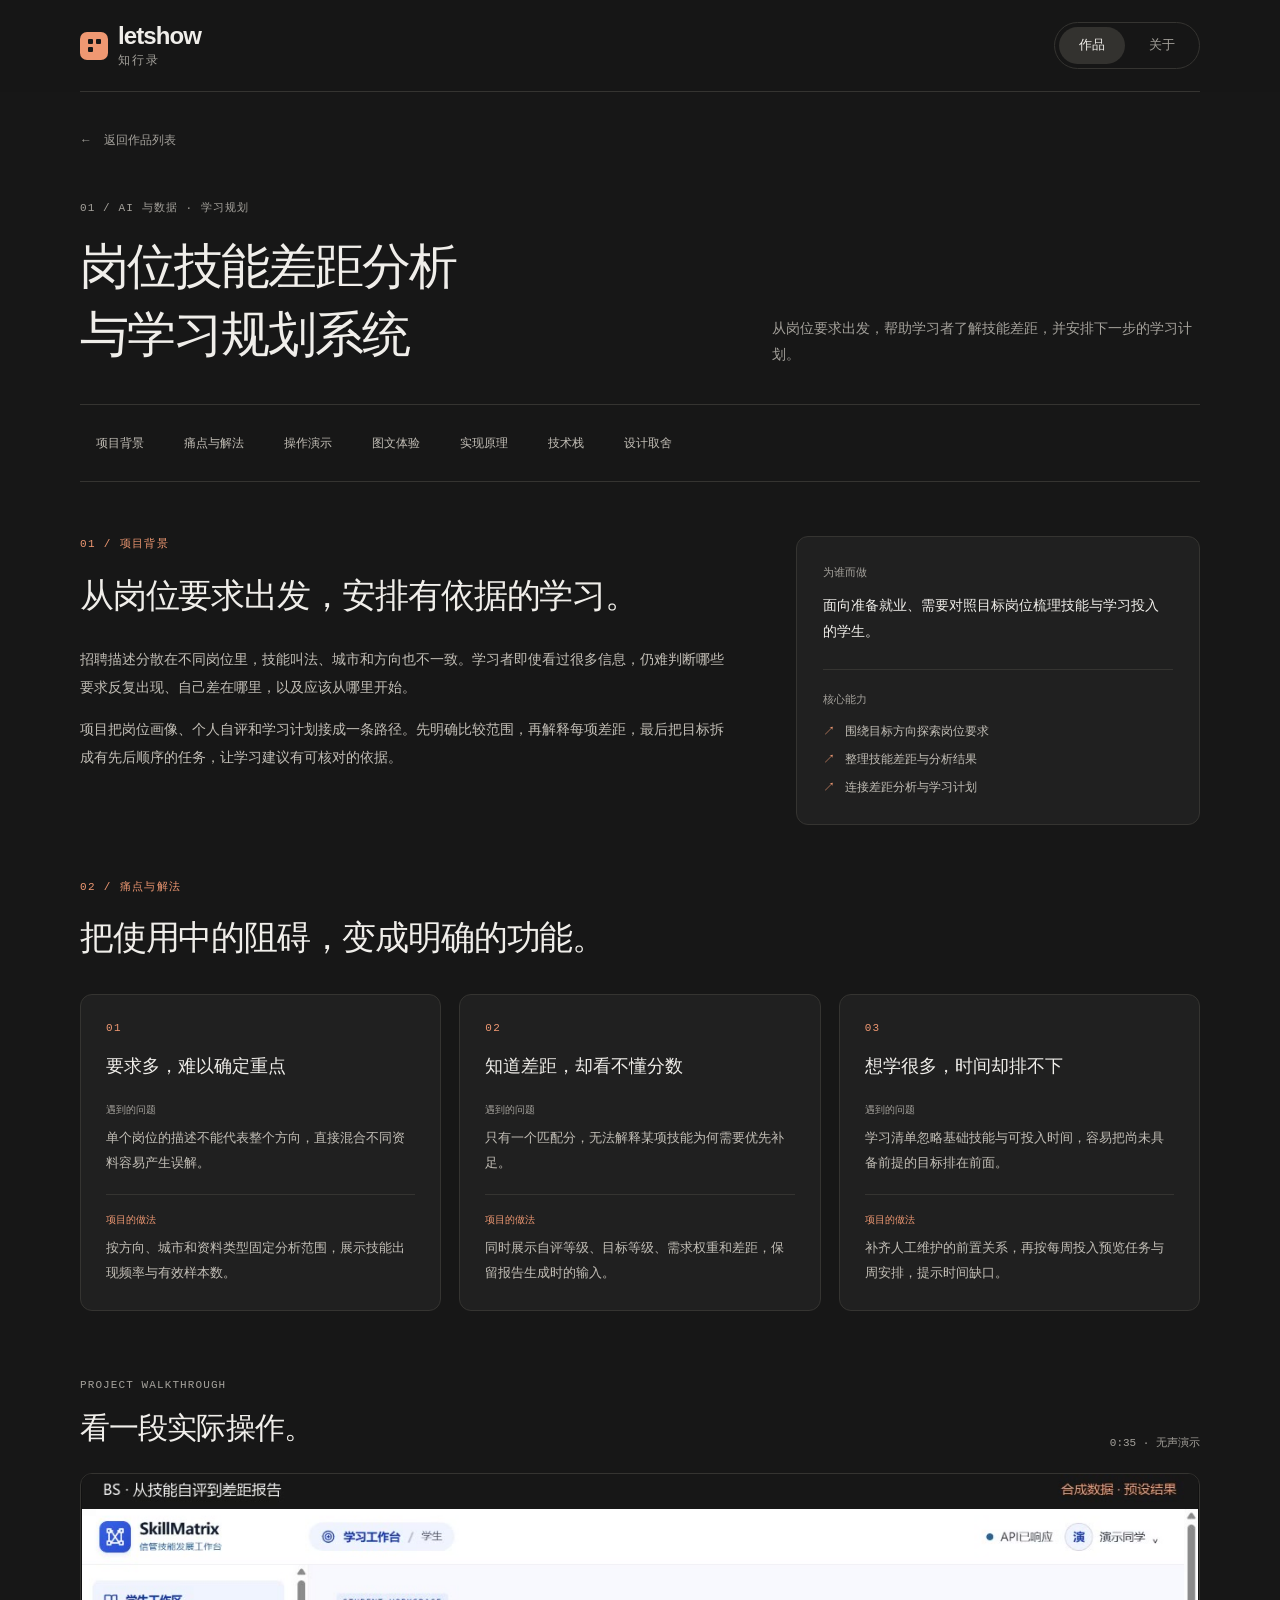
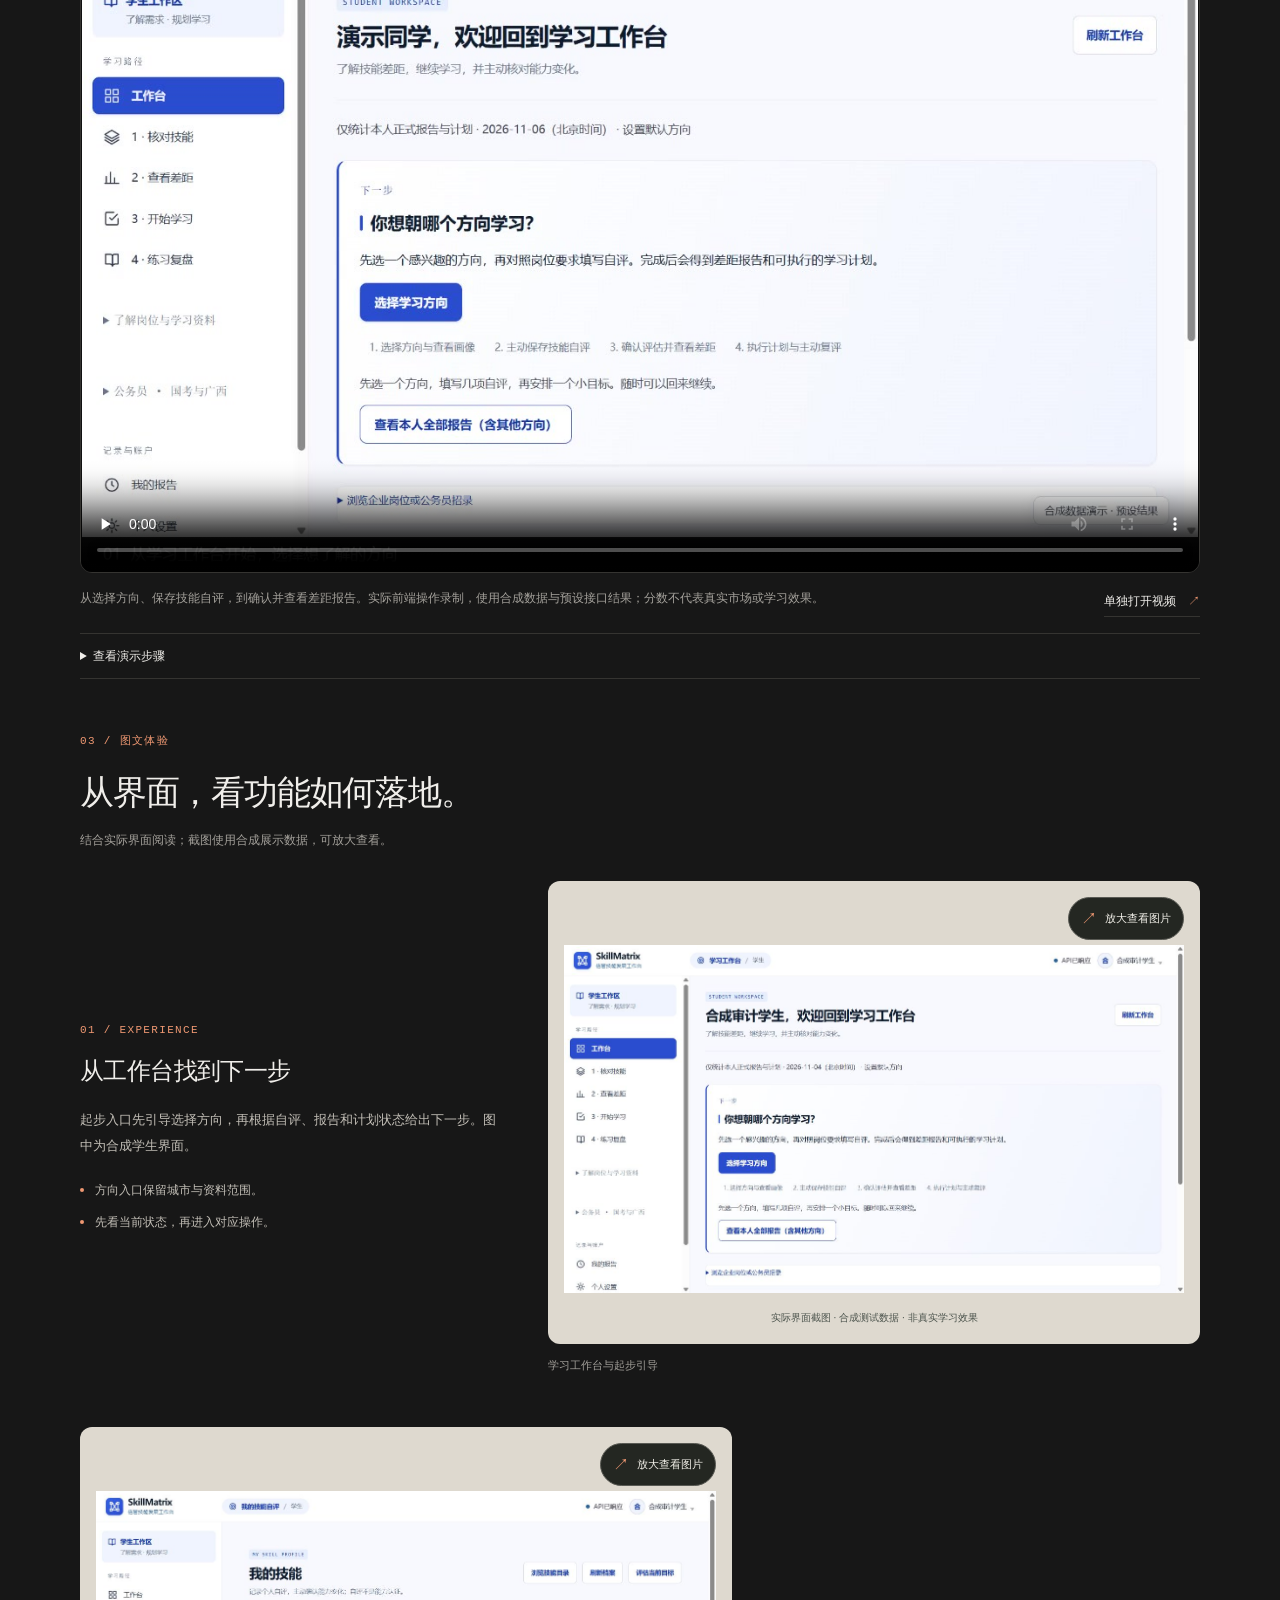
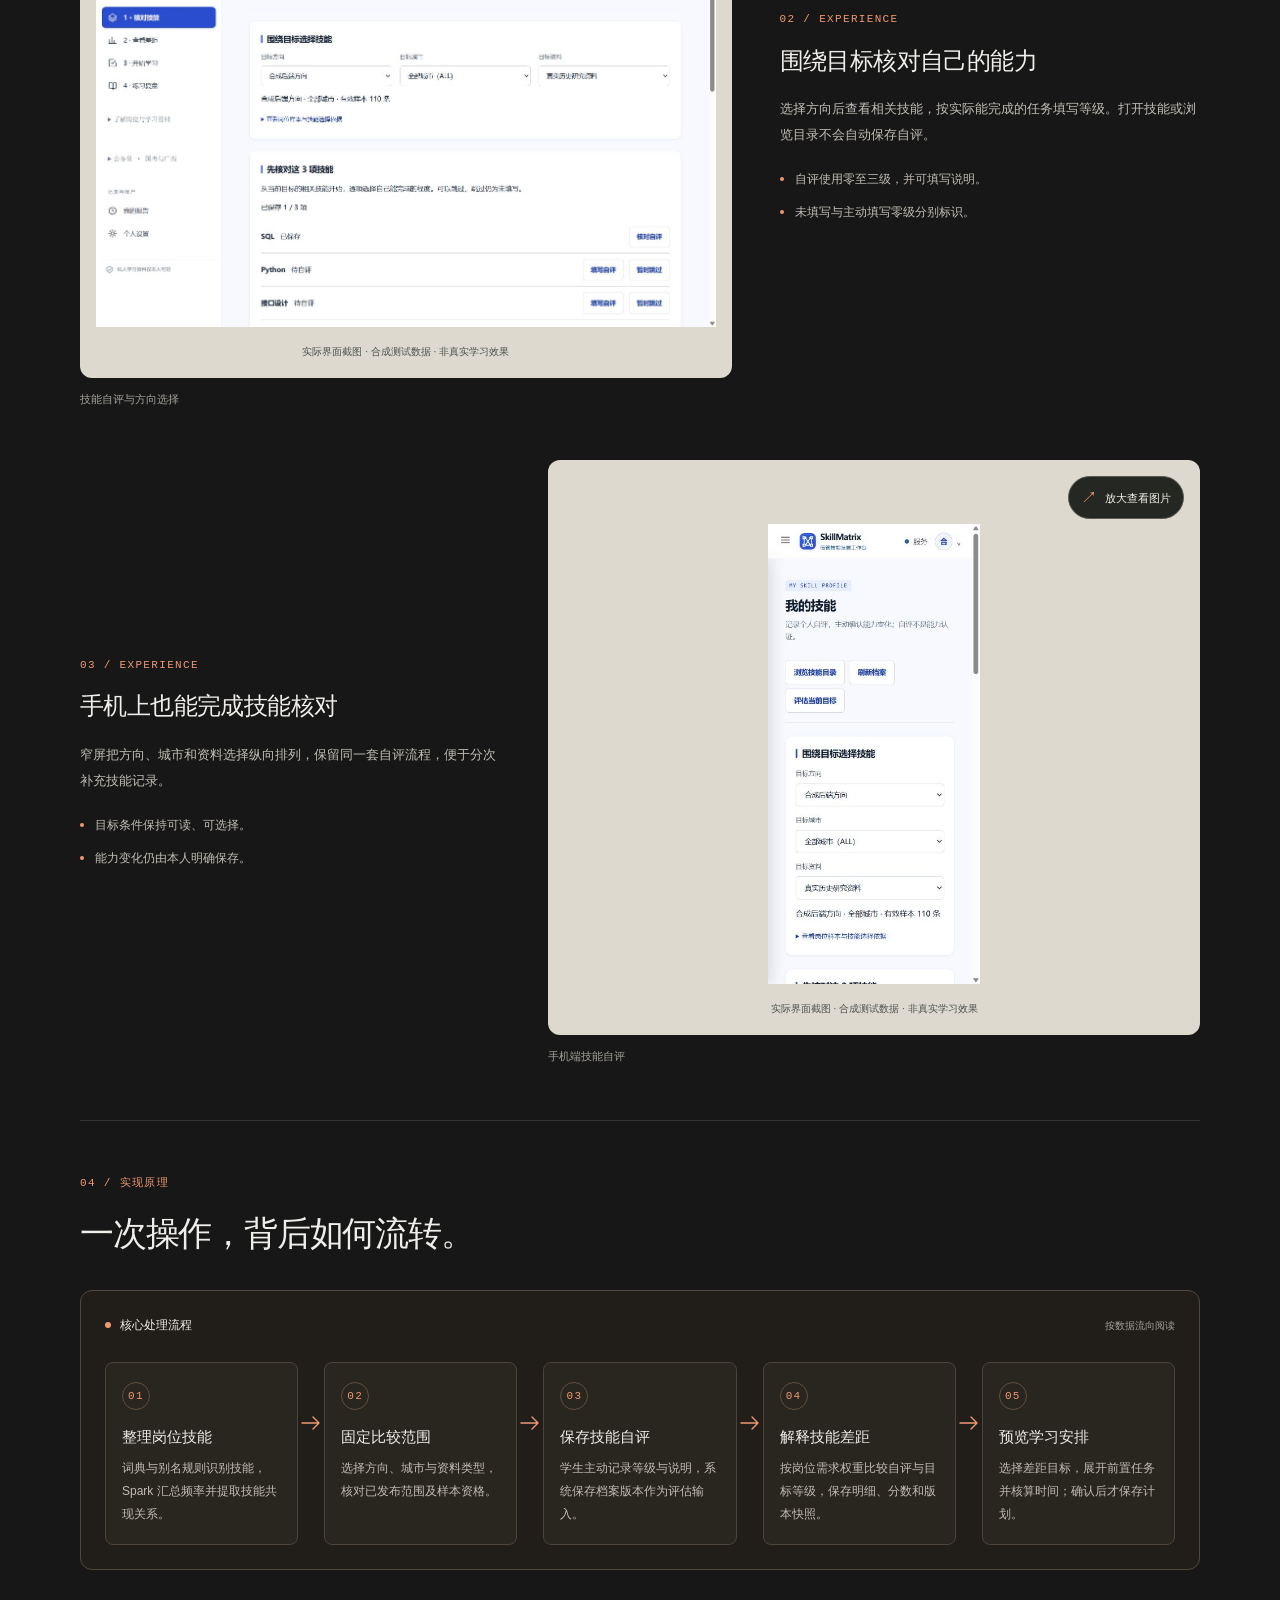
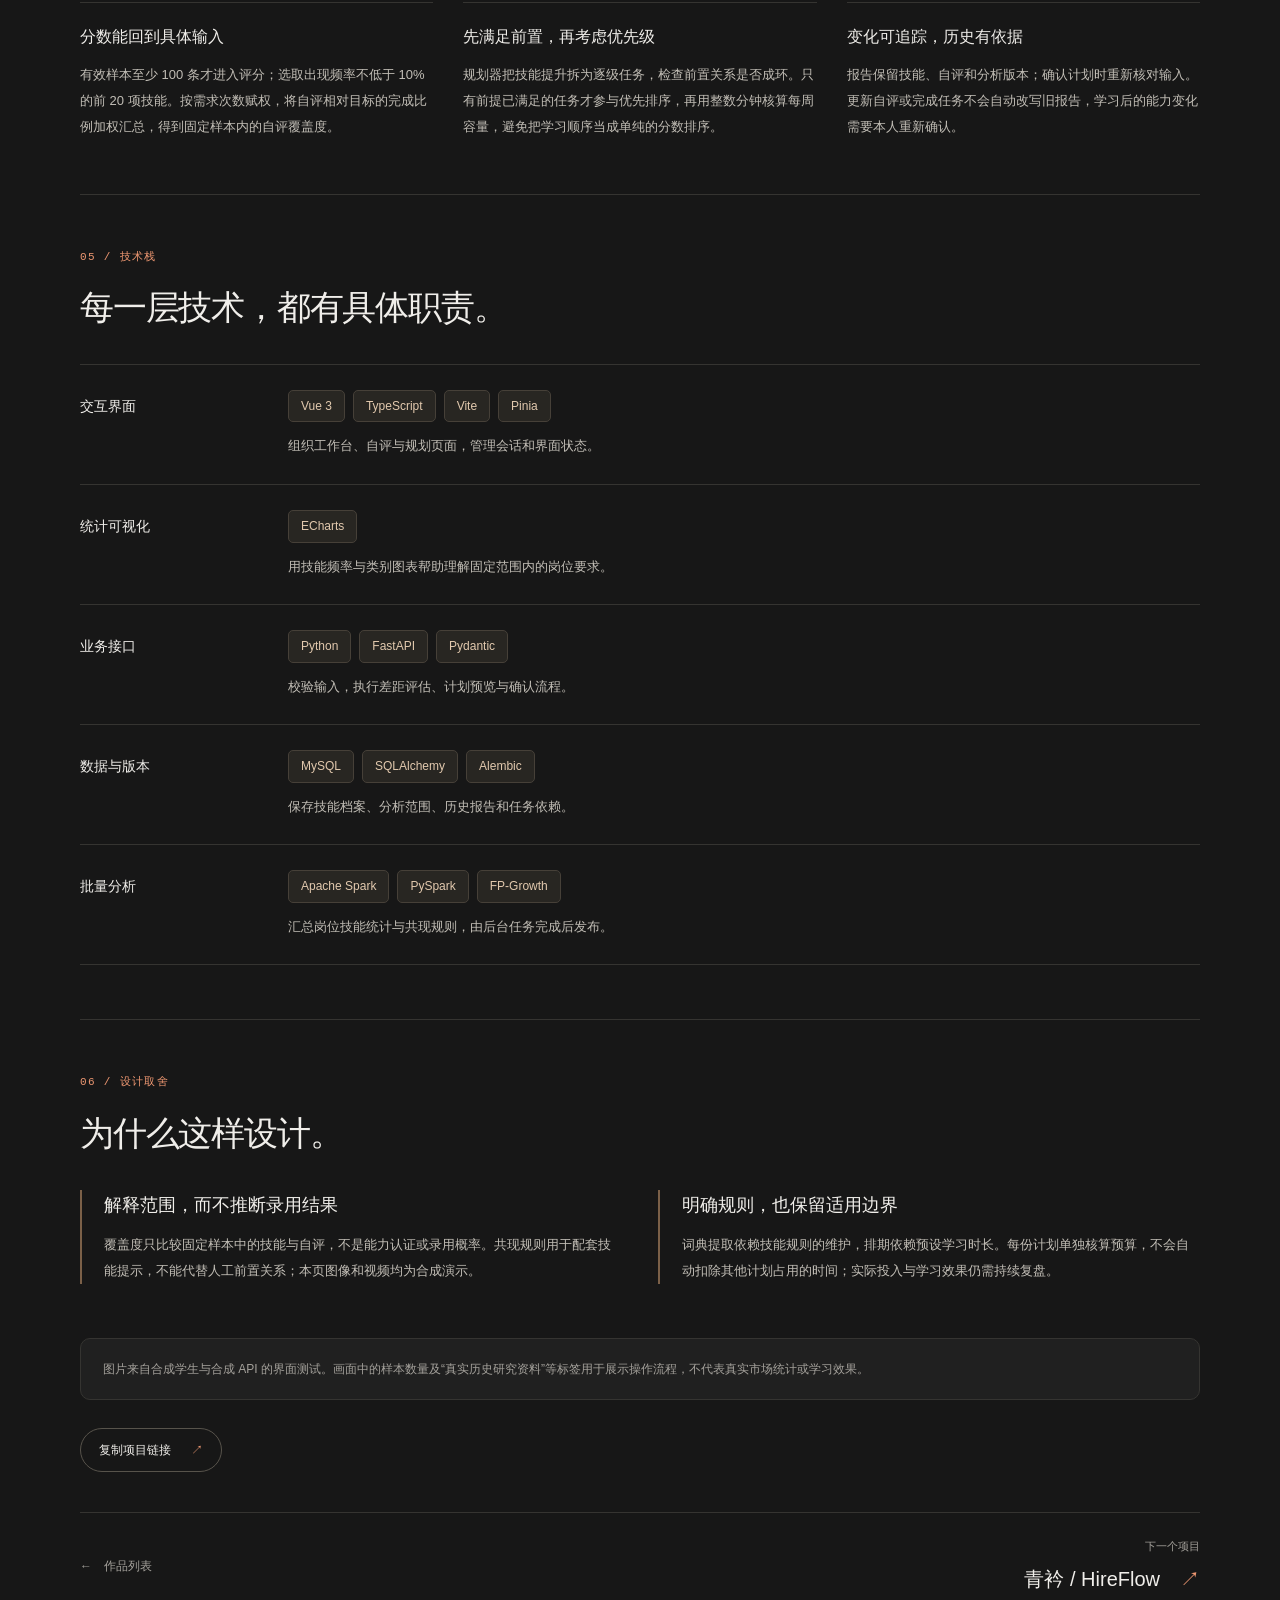
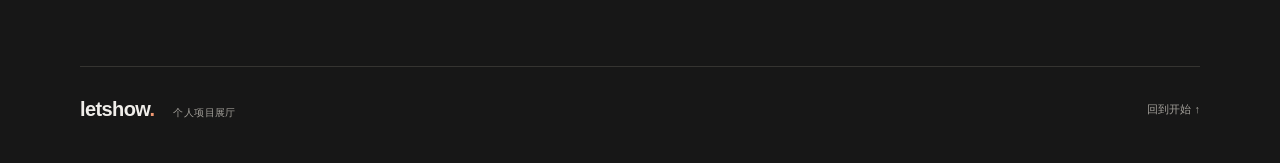
<file: projects/bs/index.html>
<!DOCTYPE html><html lang="zh-CN"><head><meta charset="utf-8"><meta http-equiv="Content-Security-Policy" content="default-src 'self'; script-src 'self' 'sha256-/shXMr2OihsRv8CWag9vAklJfCwr9Tyyzj+A23+vwCA=' 'sha256-zLakd8B77ncjwmERFoytzZakohlbPKrEmWP+P48kZ+E='; script-src-attr 'none'; style-src 'self' 'unsafe-inline'; img-src 'self' data:; font-src 'self'; media-src 'self'; connect-src 'none'; object-src 'none'; frame-src 'none'; worker-src 'none'; base-uri 'self'; form-action 'none'"><meta name="referrer" content="no-referrer"><meta name="viewport" content="width=device-width, initial-scale=1"><meta name="color-scheme" content="dark"><meta name="theme-color" content="#171717"><meta name="description" content="从岗位要求出发，帮助学习者了解技能差距，并安排下一步的学习计划。"><meta name="robots" content="noindex, nofollow"><meta property="og:type" content="website"><meta property="og:locale" content="zh_CN"><meta property="og:site_name" content="LetShow · 我的项目展厅"><meta property="og:title" content="岗位技能差距分析与学习规划系统 — LetShow"><meta property="og:description" content="从岗位要求出发，帮助学习者了解技能差距，并安排下一步的学习计划。"><meta name="twitter:card" content="summary_large_image"><meta name="twitter:title" content="岗位技能差距分析与学习规划系统 — LetShow"><meta name="twitter:description" content="从岗位要求出发，帮助学习者了解技能差距，并安排下一步的学习计划。"><link rel="canonical" href="https://chenc55.github.io/projects/bs/"><meta property="og:url" content="https://chenc55.github.io/projects/bs/"><meta property="og:image" content="https://chenc55.github.io/images/projects/bs/skills.jpg"><meta property="og:image:alt" content="合成学生的技能自评页面，包含学习方向选择和 SQL、Python 等技能的自评入口"><meta property="og:image:width" content="1265"><meta property="og:image:height" content="889"><meta name="twitter:image" content="https://chenc55.github.io/images/projects/bs/skills.jpg"><meta name="twitter:image:alt" content="合成学生的技能自评页面，包含学习方向选择和 SQL、Python 等技能的自评入口"><title>岗位技能差距分析与学习规划系统 — LetShow</title><link rel="icon" href="data:image/svg+xml,%3Csvg xmlns='http://www.w3.org/2000/svg' viewBox='0 0 32 32'%3E%3Crect width='32' height='32' rx='8' fill='%23ff7951'/%3E%3Cpath d='M10 8v16h14v-5h-9V8z' fill='%23101617'/%3E%3C/svg%3E"><link rel="stylesheet" href="/_astro/BaseLayout.BlM0MreG.css"><link rel="stylesheet" href="/_astro/_id_.DTfwZXMk.css"></head><body><a class="skip" href="#main-content">跳到主要内容</a><header class="header"><div class="wrap header-row"><a class="brand" href="/#top" aria-label="LetShow 知行录 首页"><span class="brand-mark" aria-hidden="true"><i></i><i></i><i></i><i></i></span><span class="brand-copy"><span>letshow</span><span class="brand-name-zh">知行录</span></span></a><nav class="nav" aria-label="主导航"><a class="nav-work" href="/#works">作品</a><a href="/#about">关于</a></nav></div></header><main id="main-content" tabindex="-1"><article class="wrap detail" data-project-detail aria-labelledby="detail-title"><a class="back-link" data-return-works href="/#works"><span aria-hidden="true">←</span> 返回作品列表</a><div class="detail-heading"><div><p class="eyebrow mono">01 / AI 与数据 · 学习规划</p><h1 id="detail-title">岗位技能差距分析与学习规划系统</h1></div><div class="detail-intro"><p>从岗位要求出发，帮助学习者了解技能差距，并安排下一步的学习计划。</p></div></div><div class="case-study" data-astro-cid-xkkcabxo><nav class="case-nav" aria-label="项目介绍目录" data-astro-cid-xkkcabxo><a href="#background" data-astro-cid-xkkcabxo>项目背景</a><a href="#problems" data-astro-cid-xkkcabxo>痛点与解法</a><a href="#demo" data-astro-cid-xkkcabxo>操作演示</a><a href="#experience" data-astro-cid-xkkcabxo>图文体验</a><a href="#principle" data-astro-cid-xkkcabxo>实现原理</a><a href="#stack" data-astro-cid-xkkcabxo>技术栈</a><a href="#choices" data-astro-cid-xkkcabxo>设计取舍</a></nav><section id="background" class="case-section case-overview" aria-labelledby="background-title" tabindex="-1" data-astro-cid-xkkcabxo><div class="case-narrative" data-astro-cid-xkkcabxo><p class="case-kicker mono" data-astro-cid-xkkcabxo>01 / 项目背景</p><h2 id="background-title" data-astro-cid-xkkcabxo><span data-astro-cid-xkkcabxo>从岗位要求出发，</span><span data-astro-cid-xkkcabxo>安排有依据的学习。</span></h2><div class="case-prose" data-astro-cid-xkkcabxo><p data-astro-cid-xkkcabxo>招聘描述分散在不同岗位里，技能叫法、城市和方向也不一致。学习者即使看过很多信息，仍难判断哪些要求反复出现、自己差在哪里，以及应该从哪里开始。</p><p data-astro-cid-xkkcabxo>项目把岗位画像、个人自评和学习计划接成一条路径。先明确比较范围，再解释每项差距，最后把目标拆成有先后顺序的任务，让学习建议有可核对的依据。</p></div></div><aside class="case-brief" aria-label="适用场景与核心能力" data-astro-cid-xkkcabxo><p class="case-label" data-astro-cid-xkkcabxo>为谁而做</p><p class="case-audience" data-astro-cid-xkkcabxo>面向准备就业、需要对照目标岗位梳理技能与学习投入的学生。</p><p class="case-label case-brief-label" data-astro-cid-xkkcabxo>核心能力</p><ul class="case-capabilities" role="list" data-astro-cid-xkkcabxo><li data-astro-cid-xkkcabxo>围绕目标方向探索岗位要求</li><li data-astro-cid-xkkcabxo>整理技能差距与分析结果</li><li data-astro-cid-xkkcabxo>连接差距分析与学习计划</li></ul></aside></section><section id="problems" class="case-section" aria-labelledby="problems-title" tabindex="-1" data-astro-cid-xkkcabxo><div class="case-section-heading" data-astro-cid-xkkcabxo><p class="case-kicker mono" data-astro-cid-xkkcabxo>02 / 痛点与解法</p><h2 id="problems-title" data-astro-cid-xkkcabxo>把使用中的阻碍，变成明确的功能。</h2></div><div class="case-problems" data-astro-cid-xkkcabxo><article class="case-problem" data-astro-cid-xkkcabxo><span class="case-number mono" aria-hidden="true" data-astro-cid-xkkcabxo>01</span><h3 data-astro-cid-xkkcabxo>要求多，难以确定重点</h3><dl data-astro-cid-xkkcabxo><dt data-astro-cid-xkkcabxo>遇到的问题</dt><dd data-astro-cid-xkkcabxo>单个岗位的描述不能代表整个方向，直接混合不同资料容易产生误解。</dd><dt class="solution-label" data-astro-cid-xkkcabxo>项目的做法</dt><dd data-astro-cid-xkkcabxo>按方向、城市和资料类型固定分析范围，展示技能出现频率与有效样本数。</dd></dl></article><article class="case-problem" data-astro-cid-xkkcabxo><span class="case-number mono" aria-hidden="true" data-astro-cid-xkkcabxo>02</span><h3 data-astro-cid-xkkcabxo>知道差距，却看不懂分数</h3><dl data-astro-cid-xkkcabxo><dt data-astro-cid-xkkcabxo>遇到的问题</dt><dd data-astro-cid-xkkcabxo>只有一个匹配分，无法解释某项技能为何需要优先补足。</dd><dt class="solution-label" data-astro-cid-xkkcabxo>项目的做法</dt><dd data-astro-cid-xkkcabxo>同时展示自评等级、目标等级、需求权重和差距，保留报告生成时的输入。</dd></dl></article><article class="case-problem" data-astro-cid-xkkcabxo><span class="case-number mono" aria-hidden="true" data-astro-cid-xkkcabxo>03</span><h3 data-astro-cid-xkkcabxo>想学很多，时间却排不下</h3><dl data-astro-cid-xkkcabxo><dt data-astro-cid-xkkcabxo>遇到的问题</dt><dd data-astro-cid-xkkcabxo>学习清单忽略基础技能与可投入时间，容易把尚未具备前提的目标排在前面。</dd><dt class="solution-label" data-astro-cid-xkkcabxo>项目的做法</dt><dd data-astro-cid-xkkcabxo>补齐人工维护的前置关系，再按每周投入预览任务与周安排，提示时间缺口。</dd></dl></article></div></section><div id="demo" class="case-demo" tabindex="-1" data-astro-cid-xkkcabxo><section class="project-video" aria-labelledby="video-heading"><div class="video-heading"><div><p class="eyebrow mono">PROJECT WALKTHROUGH</p><h2 id="video-heading">看一段实际操作。</h2></div><span class="video-meta">0:35 · 无声演示</span></div><video controls playsinline preload="none" poster="/images/projects/bs/demo-poster.jpg" width="1280" height="800" aria-label="岗位技能差距分析与学习规划系统操作演示" aria-describedby="video-description"><source src="/videos/projects/bs/preview.mp4" type="video/mp4"><track kind="captions" src="/videos/projects/bs/preview.vtt" srclang="zh" label="中文步骤说明">当前浏览器无法播放视频，可<a href="/videos/projects/bs/preview.mp4">打开 MP4 视频</a>，或阅读下方演示步骤。</video><div class="video-caption"><p id="video-description">从选择方向、保存技能自评，到确认并查看差距报告。实际前端操作录制，使用合成数据与预设接口结果；分数不代表真实市场或学习效果。</p><a class="video-direct" href="/videos/projects/bs/preview.mp4">单独打开视频 <span aria-hidden="true">↗</span></a></div><details class="video-transcript"><summary>查看演示步骤</summary><ol><li>从学习工作台选择“后端开发（合成演示）”，进入相关技能清单。</li><li>将目标资料切换为模拟演示资料，打开 SQL 自评，主动选择等级并保存。</li><li>核对评估范围与技能输入，确认生成模拟报告。</li><li>查看报告概览及技能明细，对照当前自评与目标等级。</li></ol></details></section></div><section id="experience" class="case-section" aria-labelledby="experience-title" tabindex="-1" data-astro-cid-xkkcabxo><div class="case-section-heading" data-astro-cid-xkkcabxo><p class="case-kicker mono" data-astro-cid-xkkcabxo>03 / 图文体验</p><h2 id="experience-title" data-astro-cid-xkkcabxo>从界面，看功能如何落地。</h2><p data-astro-cid-xkkcabxo>结合实际界面阅读；截图使用合成展示数据，可放大查看。</p></div><div class="case-walkthrough" data-astro-cid-xkkcabxo><article class="case-scene" aria-labelledby="scene-1" data-astro-cid-xkkcabxo><div class="case-scene-copy" data-astro-cid-xkkcabxo><p class="case-number mono" data-astro-cid-xkkcabxo>01 / EXPERIENCE</p><h3 id="scene-1" data-astro-cid-xkkcabxo>从工作台找到下一步</h3><p data-astro-cid-xkkcabxo>起步入口先引导选择方向，再根据自评、报告和计划状态给出下一步。图中为合成学生界面。</p><ul class="case-points" role="list" data-astro-cid-xkkcabxo><li data-astro-cid-xkkcabxo>方向入口保留城市与资料范围。</li><li data-astro-cid-xkkcabxo>先看当前状态，再进入对应操作。</li></ul></div><div class="case-scene-media" data-astro-cid-xkkcabxo><div data-artwork-viewer><figure class="detail-art" aria-label="岗位技能差距分析与学习规划系统：学习工作台与起步引导"><div class="artwork-trigger-area"><div class="art art-media" data-artwork="bs"><img class="art-image" src="/images/projects/bs/workspace.jpg" alt="合成学生的学习工作台，通过选择学习方向开始技能核对与学习规划" width="1265" height="712" loading="lazy" decoding="async"><span class="art-media-label">实际界面截图 · 合成测试数据 · 非真实学习效果</span></div><button class="artwork-open" data-artwork-open type="button" hidden aria-haspopup="dialog" aria-controls="artwork-bs-2" aria-expanded="false" aria-label="放大查看岗位技能差距分析与学习规划系统：学习工作台与起步引导"><span class="artwork-open-label"><span aria-hidden="true">↗</span> 放大查看图片</span></button></div><figcaption class="artwork-caption">学习工作台与起步引导</figcaption></figure><dialog class="artwork-dialog" data-artwork-dialog id="artwork-bs-2" aria-labelledby="artwork-bs-2-title" aria-describedby="artwork-bs-2-description"><div class="artwork-dialog-panel"><header class="artwork-dialog-header"><div><h2 id="artwork-bs-2-title">学习工作台与起步引导</h2><p id="artwork-bs-2-description">实际界面截图 · 合成测试数据 · 非真实学习效果</p></div><button class="artwork-close" data-artwork-close type="button" autofocus>关闭 <span aria-hidden="true">×</span></button></header><div class="artwork-dialog-art"><div class="art art-media" data-artwork="bs"><img class="art-image" src="/images/projects/bs/workspace.jpg" alt="合成学生的学习工作台，通过选择学习方向开始技能核对与学习规划" width="1265" height="712" loading="eager" decoding="async"><span class="art-media-label">实际界面截图 · 合成测试数据 · 非真实学习效果</span></div></div></div></dialog></div><script type="module">function e(e){let t=Array.from(e.querySelectorAll(`a[data-return-works]`)),n=e.querySelector(`a[data-next-project]`),r=n?new URL(n.href):null,i=new Set([`web`,`desktop`]),a=()=>{let e=new URLSearchParams(location.search).getAll(`from`),a=e.length===1&&i.has(e[0])?e[0]:`all`,o=new URL(`/#works`,location.origin);if(a!==`all`&&o.searchParams.set(`category`,a),t.forEach(e=>{e.href=`${o.pathname}${o.search}${o.hash}`}),n&&r&&r.origin===location.origin&&r.pathname.startsWith(`/projects/`)){let e=new URL(r.href);a===`all`?e.searchParams.delete(`from`):e.searchParams.set(`from`,a),n.href=`${e.pathname}${e.search}${e.hash}`}};a(),window.addEventListener(`popstate`,a),window.addEventListener(`pageshow`,e=>{e.persisted&&a()})}function t(e){let t=e.querySelector(`[data-project-share]`),n=t?.querySelector(`[data-copy-project]`),r=t?.querySelector(`[data-share-status]`),i=t?.querySelector(`[data-share-fallback]`),a=t?.querySelector(`[data-share-url]`);if(!t||!n||!r||!i||!a)return;let o=new URL(location.pathname,location.origin).href;a.value=o,n.addEventListener(`click`,async()=>{n.disabled=!0,r.textContent=``;try{if(!navigator.clipboard?.writeText)throw Error(`clipboard_unavailable`);await navigator.clipboard.writeText(o),i.hidden=!0,r.textContent=`项目链接已复制。`}catch{i.hidden=!1,r.textContent=`请复制下方已选中的链接。`,a.focus(),a.select()}finally{n.disabled=!1}}),t.hidden=!1}function n(e){let t=e.querySelector(`button[data-artwork-open]`),n=e.querySelector(`dialog[data-artwork-dialog]`),r=n?.querySelector(`button[data-artwork-close]`),i=n?.getAttribute(`aria-labelledby`),a=n?.getAttribute(`aria-describedby`),o=i?document.getElementById(i):null,s=a?document.getElementById(a):null;if(!t||!n||!r||!n.id||t.getAttribute(`aria-controls`)!==n.id||!o||!s||!n.contains(o)||!n.contains(s)||!e.querySelector(`.detail-art [data-artwork]`)||!n.querySelector(`.artwork-dialog-art [data-artwork]`)||typeof n.showModal!=`function`||typeof n.close!=`function`)return;let c,l=!1,u=!0,d=()=>{c=void 0},f=e=>{let t=n.getBoundingClientRect();return e.clientX<t.left||e.clientX>t.right||e.clientY<t.top||e.clientY>t.bottom};t.addEventListener(`click`,()=>{l||n.open||!n.isConnected||(d(),u=!0,n.showModal(),t.setAttribute(`aria-expanded`,`true`))}),r.addEventListener(`click`,()=>{n.open&&n.close()}),n.addEventListener(`pointerdown`,e=>{d(),n.open&&e.isPrimary&&e.button===0&&e.target===n&&f(e)&&(c=e.pointerId)}),n.addEventListener(`pointerup`,e=>{let t=c===e.pointerId;d(),n.open&&t&&e.isPrimary&&e.button===0&&e.target===n&&f(e)&&n.close()}),n.addEventListener(`pointercancel`,d),n.addEventListener(`cancel`,d),n.addEventListener(`close`,()=>{n.open||(d(),t.setAttribute(`aria-expanded`,`false`),u&&!l&&!document.hidden&&t.isConnected&&t.focus({preventScroll:!0}))}),window.addEventListener(`blur`,d),window.addEventListener(`pagehide`,()=>{l=!0,u=!1,d(),t.setAttribute(`aria-expanded`,`false`),n.open&&n.close()}),window.addEventListener(`pageshow`,()=>{l=!1,d(),t.setAttribute(`aria-expanded`,String(n.open))}),t.hidden=!1}var r=document.querySelector(`[data-project-detail]`);r&&(e(r),t(r)),document.querySelectorAll(`[data-artwork-viewer]`).forEach(n);</script></div></article><article class="case-scene" aria-labelledby="scene-2" data-astro-cid-xkkcabxo><div class="case-scene-copy" data-astro-cid-xkkcabxo><p class="case-number mono" data-astro-cid-xkkcabxo>02 / EXPERIENCE</p><h3 id="scene-2" data-astro-cid-xkkcabxo>围绕目标核对自己的能力</h3><p data-astro-cid-xkkcabxo>选择方向后查看相关技能，按实际能完成的任务填写等级。打开技能或浏览目录不会自动保存自评。</p><ul class="case-points" role="list" data-astro-cid-xkkcabxo><li data-astro-cid-xkkcabxo>自评使用零至三级，并可填写说明。</li><li data-astro-cid-xkkcabxo>未填写与主动填写零级分别标识。</li></ul></div><div class="case-scene-media" data-astro-cid-xkkcabxo><div data-artwork-viewer><figure class="detail-art" aria-label="岗位技能差距分析与学习规划系统：技能自评与方向选择"><div class="artwork-trigger-area"><div class="art art-media" data-artwork="bs"><img class="art-image" src="/images/projects/bs/skills.jpg" alt="合成学生的技能自评页面，包含学习方向选择和 SQL、Python 等技能的自评入口" width="1265" height="889" loading="lazy" decoding="async"><span class="art-media-label">实际界面截图 · 合成测试数据 · 非真实学习效果</span></div><button class="artwork-open" data-artwork-open type="button" hidden aria-haspopup="dialog" aria-controls="artwork-bs-1" aria-expanded="false" aria-label="放大查看岗位技能差距分析与学习规划系统：技能自评与方向选择"><span class="artwork-open-label"><span aria-hidden="true">↗</span> 放大查看图片</span></button></div><figcaption class="artwork-caption">技能自评与方向选择</figcaption></figure><dialog class="artwork-dialog" data-artwork-dialog id="artwork-bs-1" aria-labelledby="artwork-bs-1-title" aria-describedby="artwork-bs-1-description"><div class="artwork-dialog-panel"><header class="artwork-dialog-header"><div><h2 id="artwork-bs-1-title">技能自评与方向选择</h2><p id="artwork-bs-1-description">实际界面截图 · 合成测试数据 · 非真实学习效果</p></div><button class="artwork-close" data-artwork-close type="button" autofocus>关闭 <span aria-hidden="true">×</span></button></header><div class="artwork-dialog-art"><div class="art art-media" data-artwork="bs"><img class="art-image" src="/images/projects/bs/skills.jpg" alt="合成学生的技能自评页面，包含学习方向选择和 SQL、Python 等技能的自评入口" width="1265" height="889" loading="eager" decoding="async"><span class="art-media-label">实际界面截图 · 合成测试数据 · 非真实学习效果</span></div></div></div></dialog></div></div></article><article class="case-scene" aria-labelledby="scene-3" data-astro-cid-xkkcabxo><div class="case-scene-copy" data-astro-cid-xkkcabxo><p class="case-number mono" data-astro-cid-xkkcabxo>03 / EXPERIENCE</p><h3 id="scene-3" data-astro-cid-xkkcabxo>手机上也能完成技能核对</h3><p data-astro-cid-xkkcabxo>窄屏把方向、城市和资料选择纵向排列，保留同一套自评流程，便于分次补充技能记录。</p><ul class="case-points" role="list" data-astro-cid-xkkcabxo><li data-astro-cid-xkkcabxo>目标条件保持可读、可选择。</li><li data-astro-cid-xkkcabxo>能力变化仍由本人明确保存。</li></ul></div><div class="case-scene-media" data-astro-cid-xkkcabxo><div data-artwork-viewer><figure class="detail-art" aria-label="岗位技能差距分析与学习规划系统：手机端技能自评"><div class="artwork-trigger-area"><div class="art art-media art-media-portrait" data-artwork="bs"><img class="art-image" src="/images/projects/bs/skills-mobile.jpg" alt="手机端技能自评页面，学习方向、城市和资料选择纵向排列，内容来自合成测试" width="375" height="812" loading="lazy" decoding="async"><span class="art-media-label">实际界面截图 · 合成测试数据 · 非真实学习效果</span></div><button class="artwork-open" data-artwork-open type="button" hidden aria-haspopup="dialog" aria-controls="artwork-bs-3" aria-expanded="false" aria-label="放大查看岗位技能差距分析与学习规划系统：手机端技能自评"><span class="artwork-open-label"><span aria-hidden="true">↗</span> 放大查看图片</span></button></div><figcaption class="artwork-caption">手机端技能自评</figcaption></figure><dialog class="artwork-dialog" data-artwork-dialog id="artwork-bs-3" aria-labelledby="artwork-bs-3-title" aria-describedby="artwork-bs-3-description"><div class="artwork-dialog-panel"><header class="artwork-dialog-header"><div><h2 id="artwork-bs-3-title">手机端技能自评</h2><p id="artwork-bs-3-description">实际界面截图 · 合成测试数据 · 非真实学习效果</p></div><button class="artwork-close" data-artwork-close type="button" autofocus>关闭 <span aria-hidden="true">×</span></button></header><div class="artwork-dialog-art"><div class="art art-media art-media-portrait" data-artwork="bs"><img class="art-image" src="/images/projects/bs/skills-mobile.jpg" alt="手机端技能自评页面，学习方向、城市和资料选择纵向排列，内容来自合成测试" width="375" height="812" loading="eager" decoding="async"><span class="art-media-label">实际界面截图 · 合成测试数据 · 非真实学习效果</span></div></div></div></dialog></div></div></article></div></section><section id="principle" class="case-section" aria-labelledby="principle-title" tabindex="-1" data-astro-cid-xkkcabxo><div class="case-section-heading" data-astro-cid-xkkcabxo><p class="case-kicker mono" data-astro-cid-xkkcabxo>04 / 实现原理</p><h2 id="principle-title" data-astro-cid-xkkcabxo>一次操作，背后如何流转。</h2></div><figure class="case-flow" aria-labelledby="flow-caption" data-astro-cid-xkkcabxo><figcaption id="flow-caption" data-astro-cid-xkkcabxo><span class="flow-dot" aria-hidden="true" data-astro-cid-xkkcabxo></span>核心处理流程<span class="flow-caption-note" data-astro-cid-xkkcabxo>按数据流向阅读</span></figcaption><ol class="flow-steps" role="list" style="--flow-count: 5" data-astro-cid-xkkcabxo><li class="flow-step" data-astro-cid-xkkcabxo><span class="flow-index mono" aria-hidden="true" data-astro-cid-xkkcabxo>01</span><h3 data-astro-cid-xkkcabxo>整理岗位技能</h3><p data-astro-cid-xkkcabxo>词典与别名规则识别技能，Spark 汇总频率并提取技能共现关系。</p><svg class="flow-arrow" width="24" height="24" viewBox="0 0 24 24" fill="none" aria-hidden="true" data-astro-cid-xkkcabxo><path d="M3 12h17m-6-6 6 6-6 6" stroke="currentColor" stroke-width="1.4" stroke-linecap="round" stroke-linejoin="round" data-astro-cid-xkkcabxo></path></svg></li><li class="flow-step" data-astro-cid-xkkcabxo><span class="flow-index mono" aria-hidden="true" data-astro-cid-xkkcabxo>02</span><h3 data-astro-cid-xkkcabxo>固定比较范围</h3><p data-astro-cid-xkkcabxo>选择方向、城市与资料类型，核对已发布范围及样本资格。</p><svg class="flow-arrow" width="24" height="24" viewBox="0 0 24 24" fill="none" aria-hidden="true" data-astro-cid-xkkcabxo><path d="M3 12h17m-6-6 6 6-6 6" stroke="currentColor" stroke-width="1.4" stroke-linecap="round" stroke-linejoin="round" data-astro-cid-xkkcabxo></path></svg></li><li class="flow-step" data-astro-cid-xkkcabxo><span class="flow-index mono" aria-hidden="true" data-astro-cid-xkkcabxo>03</span><h3 data-astro-cid-xkkcabxo>保存技能自评</h3><p data-astro-cid-xkkcabxo>学生主动记录等级与说明，系统保存档案版本作为评估输入。</p><svg class="flow-arrow" width="24" height="24" viewBox="0 0 24 24" fill="none" aria-hidden="true" data-astro-cid-xkkcabxo><path d="M3 12h17m-6-6 6 6-6 6" stroke="currentColor" stroke-width="1.4" stroke-linecap="round" stroke-linejoin="round" data-astro-cid-xkkcabxo></path></svg></li><li class="flow-step" data-astro-cid-xkkcabxo><span class="flow-index mono" aria-hidden="true" data-astro-cid-xkkcabxo>04</span><h3 data-astro-cid-xkkcabxo>解释技能差距</h3><p data-astro-cid-xkkcabxo>按岗位需求权重比较自评与目标等级，保存明细、分数和版本快照。</p><svg class="flow-arrow" width="24" height="24" viewBox="0 0 24 24" fill="none" aria-hidden="true" data-astro-cid-xkkcabxo><path d="M3 12h17m-6-6 6 6-6 6" stroke="currentColor" stroke-width="1.4" stroke-linecap="round" stroke-linejoin="round" data-astro-cid-xkkcabxo></path></svg></li><li class="flow-step" data-astro-cid-xkkcabxo><span class="flow-index mono" aria-hidden="true" data-astro-cid-xkkcabxo>05</span><h3 data-astro-cid-xkkcabxo>预览学习安排</h3><p data-astro-cid-xkkcabxo>选择差距目标，展开前置任务并核算时间；确认后才保存计划。</p></li></ol></figure><div class="case-principles" data-astro-cid-xkkcabxo><article data-astro-cid-xkkcabxo><h3 data-astro-cid-xkkcabxo>分数能回到具体输入</h3><p data-astro-cid-xkkcabxo>有效样本至少 100 条才进入评分；选取出现频率不低于 10% 的前 20 项技能。按需求次数赋权，将自评相对目标的完成比例加权汇总，得到固定样本内的自评覆盖度。</p></article><article data-astro-cid-xkkcabxo><h3 data-astro-cid-xkkcabxo>先满足前置，再考虑优先级</h3><p data-astro-cid-xkkcabxo>规划器把技能提升拆为逐级任务，检查前置关系是否成环。只有前提已满足的任务才参与优先排序，再用整数分钟核算每周容量，避免把学习顺序当成单纯的分数排序。</p></article><article data-astro-cid-xkkcabxo><h3 data-astro-cid-xkkcabxo>变化可追踪，历史有依据</h3><p data-astro-cid-xkkcabxo>报告保留技能、自评和分析版本；确认计划时重新核对输入。更新自评或完成任务不会自动改写旧报告，学习后的能力变化需要本人重新确认。</p></article></div></section><section id="stack" class="case-section" aria-labelledby="stack-title" tabindex="-1" data-astro-cid-xkkcabxo><div class="case-section-heading" data-astro-cid-xkkcabxo><p class="case-kicker mono" data-astro-cid-xkkcabxo>05 / 技术栈</p><h2 id="stack-title" data-astro-cid-xkkcabxo>每一层技术，都有具体职责。</h2></div><dl class="case-stack" data-astro-cid-xkkcabxo><div class="stack-row" data-astro-cid-xkkcabxo><dt data-astro-cid-xkkcabxo>交互界面</dt><dd data-astro-cid-xkkcabxo><ul class="stack-tools" role="list" data-astro-cid-xkkcabxo><li data-astro-cid-xkkcabxo>Vue 3</li><li data-astro-cid-xkkcabxo>TypeScript</li><li data-astro-cid-xkkcabxo>Vite</li><li data-astro-cid-xkkcabxo>Pinia</li></ul><p data-astro-cid-xkkcabxo>组织工作台、自评与规划页面，管理会话和界面状态。</p></dd></div><div class="stack-row" data-astro-cid-xkkcabxo><dt data-astro-cid-xkkcabxo>统计可视化</dt><dd data-astro-cid-xkkcabxo><ul class="stack-tools" role="list" data-astro-cid-xkkcabxo><li data-astro-cid-xkkcabxo>ECharts</li></ul><p data-astro-cid-xkkcabxo>用技能频率与类别图表帮助理解固定范围内的岗位要求。</p></dd></div><div class="stack-row" data-astro-cid-xkkcabxo><dt data-astro-cid-xkkcabxo>业务接口</dt><dd data-astro-cid-xkkcabxo><ul class="stack-tools" role="list" data-astro-cid-xkkcabxo><li data-astro-cid-xkkcabxo>Python</li><li data-astro-cid-xkkcabxo>FastAPI</li><li data-astro-cid-xkkcabxo>Pydantic</li></ul><p data-astro-cid-xkkcabxo>校验输入，执行差距评估、计划预览与确认流程。</p></dd></div><div class="stack-row" data-astro-cid-xkkcabxo><dt data-astro-cid-xkkcabxo>数据与版本</dt><dd data-astro-cid-xkkcabxo><ul class="stack-tools" role="list" data-astro-cid-xkkcabxo><li data-astro-cid-xkkcabxo>MySQL</li><li data-astro-cid-xkkcabxo>SQLAlchemy</li><li data-astro-cid-xkkcabxo>Alembic</li></ul><p data-astro-cid-xkkcabxo>保存技能档案、分析范围、历史报告和任务依赖。</p></dd></div><div class="stack-row" data-astro-cid-xkkcabxo><dt data-astro-cid-xkkcabxo>批量分析</dt><dd data-astro-cid-xkkcabxo><ul class="stack-tools" role="list" data-astro-cid-xkkcabxo><li data-astro-cid-xkkcabxo>Apache Spark</li><li data-astro-cid-xkkcabxo>PySpark</li><li data-astro-cid-xkkcabxo>FP-Growth</li></ul><p data-astro-cid-xkkcabxo>汇总岗位技能统计与共现规则，由后台任务完成后发布。</p></dd></div></dl></section><section id="choices" class="case-section" aria-labelledby="choices-title" tabindex="-1" data-astro-cid-xkkcabxo><div class="case-section-heading" data-astro-cid-xkkcabxo><p class="case-kicker mono" data-astro-cid-xkkcabxo>06 / 设计取舍</p><h2 id="choices-title" data-astro-cid-xkkcabxo>为什么这样设计。</h2></div><div class="case-choices" data-astro-cid-xkkcabxo><article data-astro-cid-xkkcabxo><h3 data-astro-cid-xkkcabxo>解释范围，而不推断录用结果</h3><p data-astro-cid-xkkcabxo>覆盖度只比较固定样本中的技能与自评，不是能力认证或录用概率。共现规则用于配套技能提示，不能代替人工前置关系；本页图像和视频均为合成演示。</p></article><article data-astro-cid-xkkcabxo><h3 data-astro-cid-xkkcabxo>明确规则，也保留适用边界</h3><p data-astro-cid-xkkcabxo>词典提取依赖技能规则的维护，排期依赖预设学习时长。每份计划单独核算预算，不会自动扣除其他计划占用的时间；实际投入与学习效果仍需持续复盘。</p></article></div></section></div><aside class="detail-note" aria-label="展示说明">图片来自合成学生与合成 API 的界面测试。画面中的样本数量及“真实历史研究资料”等标签用于展示操作流程，不代表真实市场统计或学习效果。</aside><div class="project-share" data-project-share hidden><button type="button" class="outline-link" data-copy-project>复制项目链接 <span aria-hidden="true">↗</span></button><p class="share-status" data-share-status role="status" aria-live="polite" aria-atomic="true"></p><div class="share-fallback" data-share-fallback hidden><label for="project-share-url">项目链接</label><input id="project-share-url" data-share-url type="url" readonly></div></div><nav class="detail-next" aria-label="项目浏览"><a class="back-link" data-return-works href="/#works"><span aria-hidden="true">←</span> 作品列表</a><a class="next-project" data-next-project href="/projects/hireflow/" aria-label="下一个项目：青衿 / HireFlow"><span class="next-label">下一个项目</span><span class="next-name">青衿 / HireFlow<span class="next-arrow" aria-hidden="true">↗</span></span></a></nav></article></main><footer class="footer"><div class="wrap"><div class="footer-row"><span class="footer-signature">letshow<span class="accent">.</span> <span class="muted">个人项目展厅</span></span><a href="/#top">回到开始 <span aria-hidden="true">↑</span></a></div></div></footer></body></html>
</file>
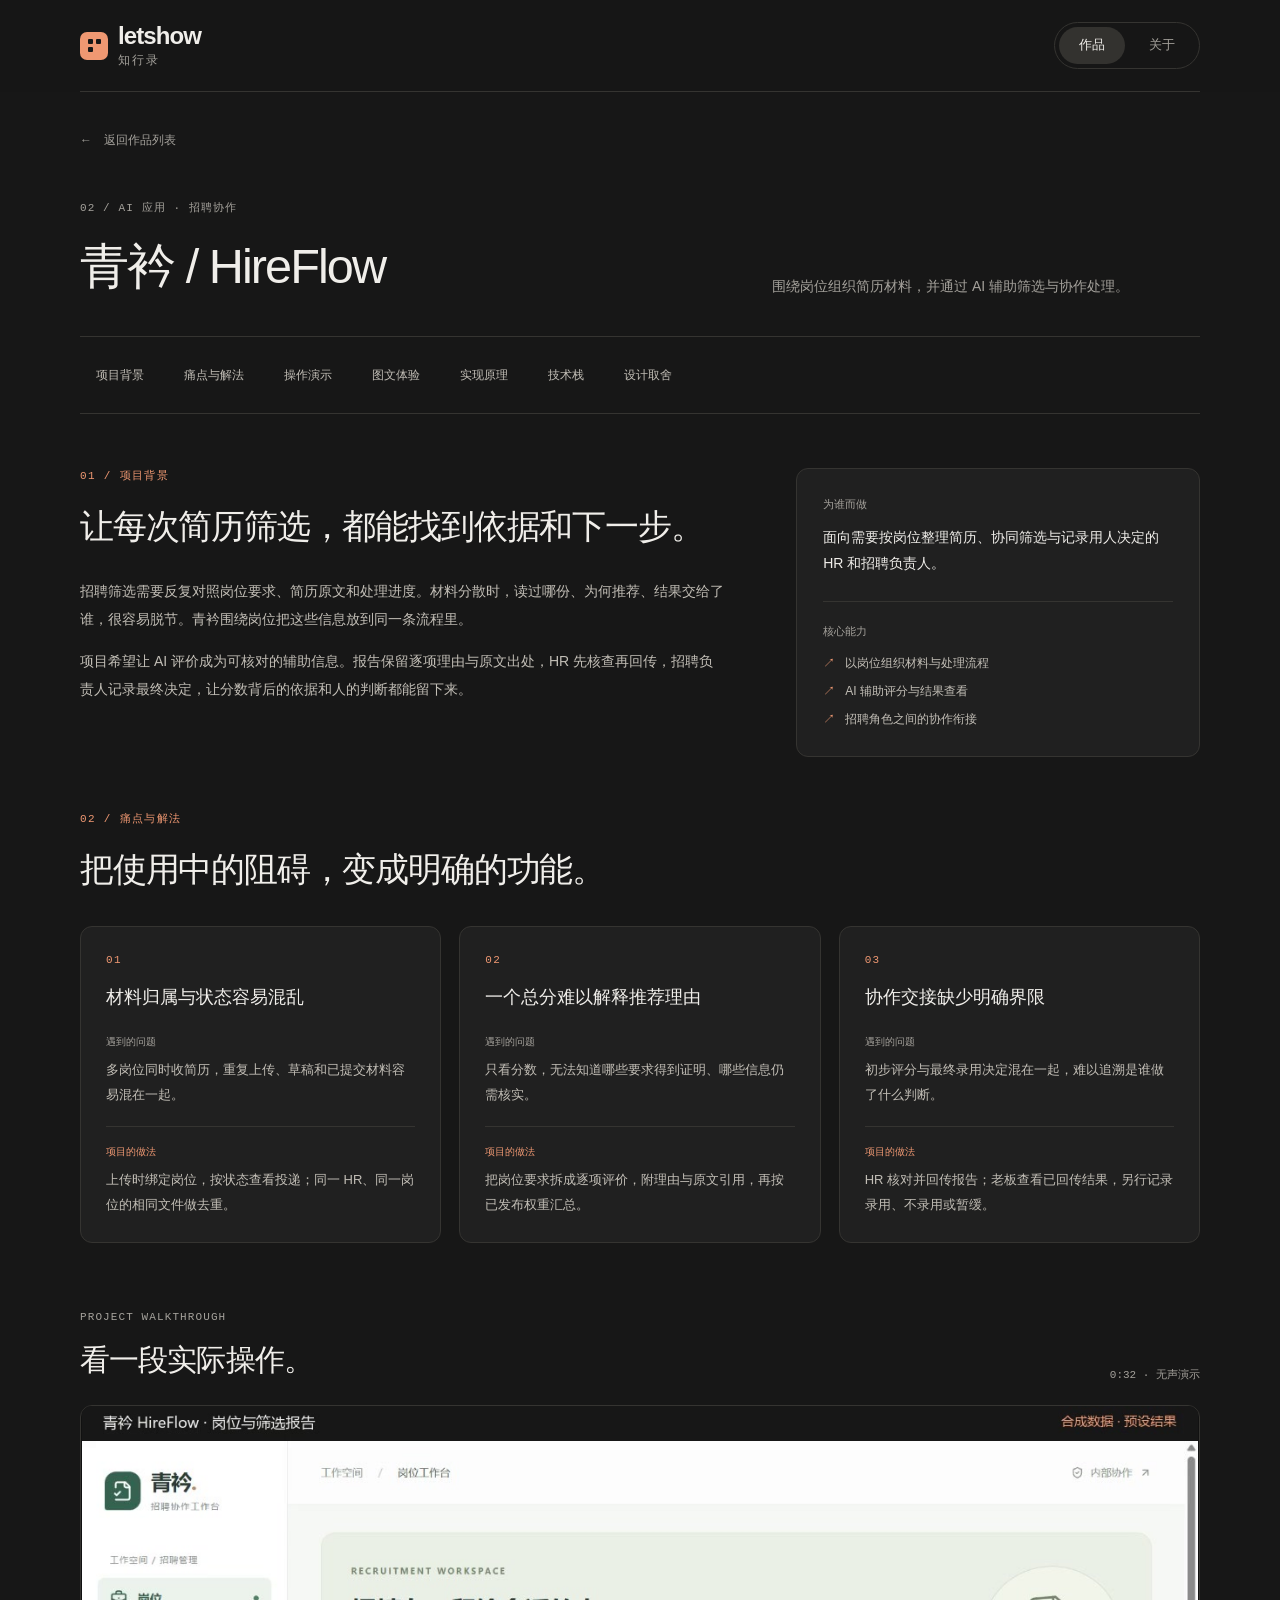
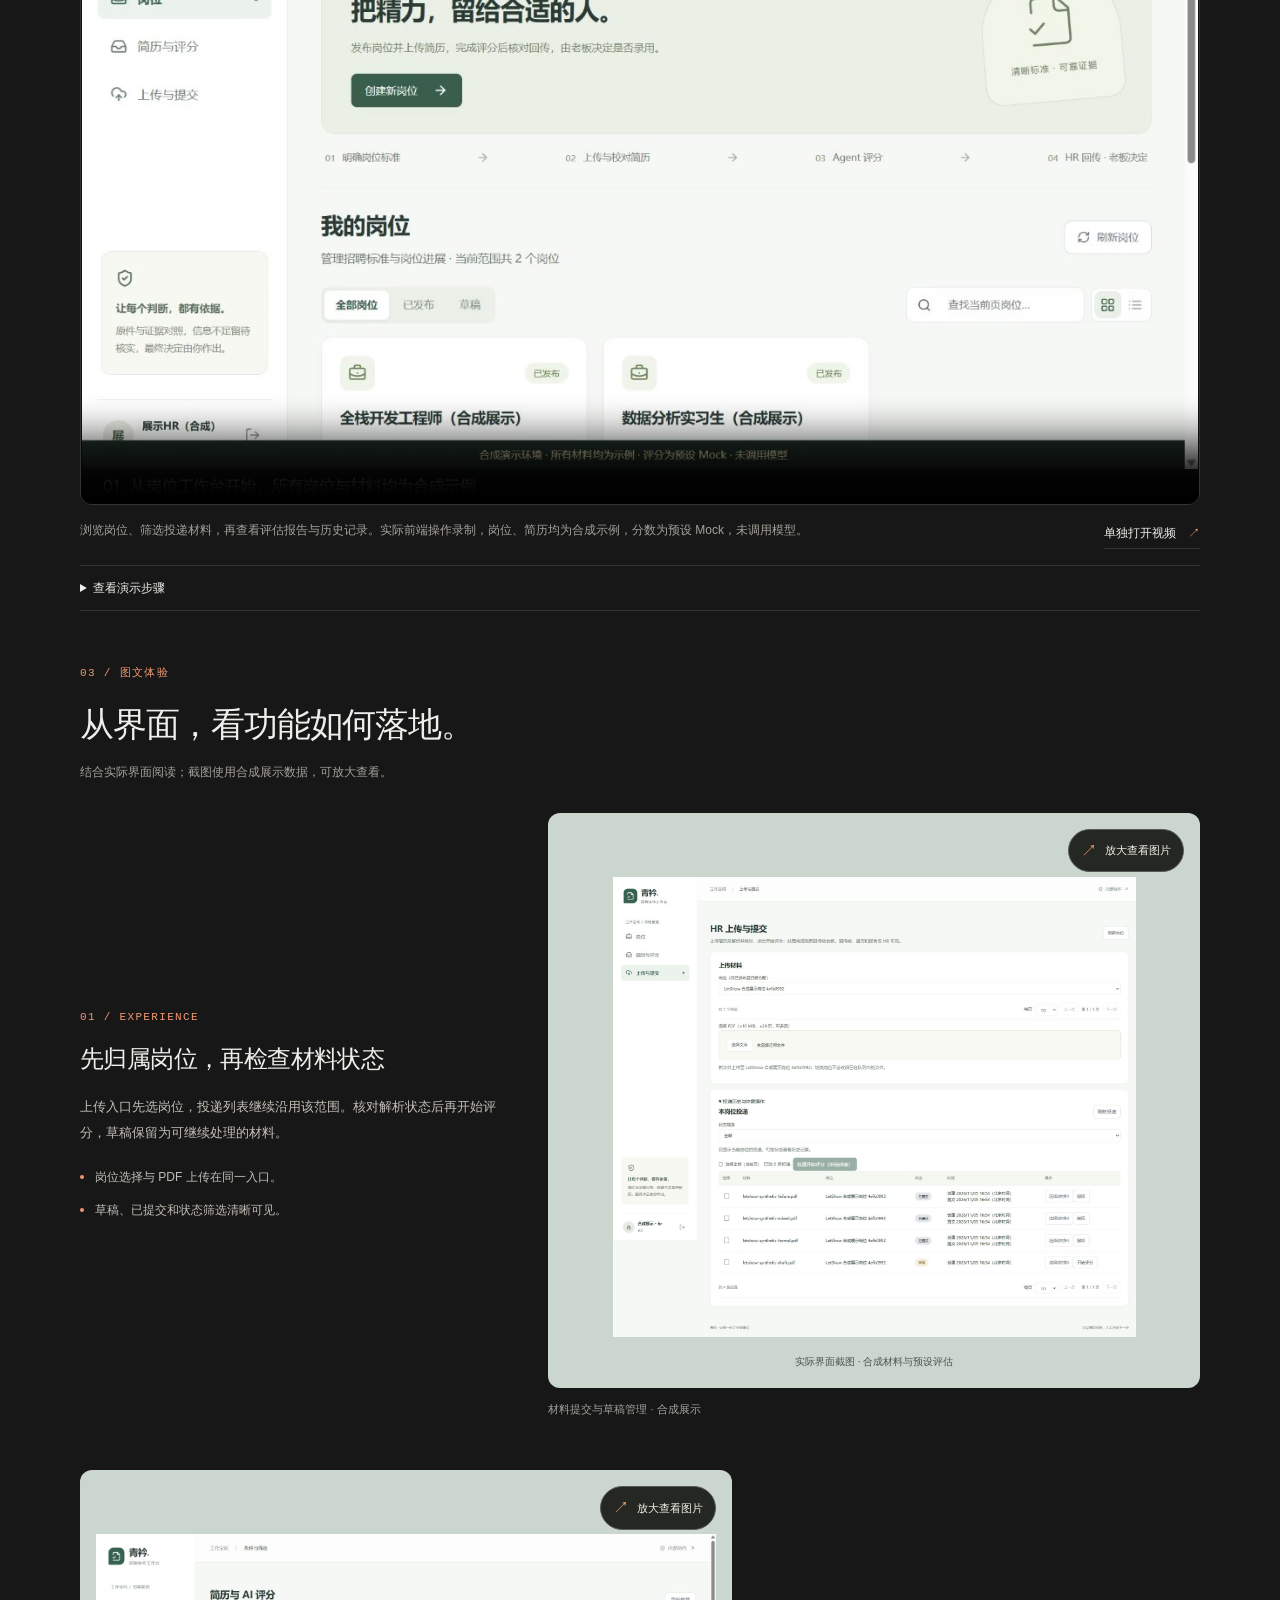
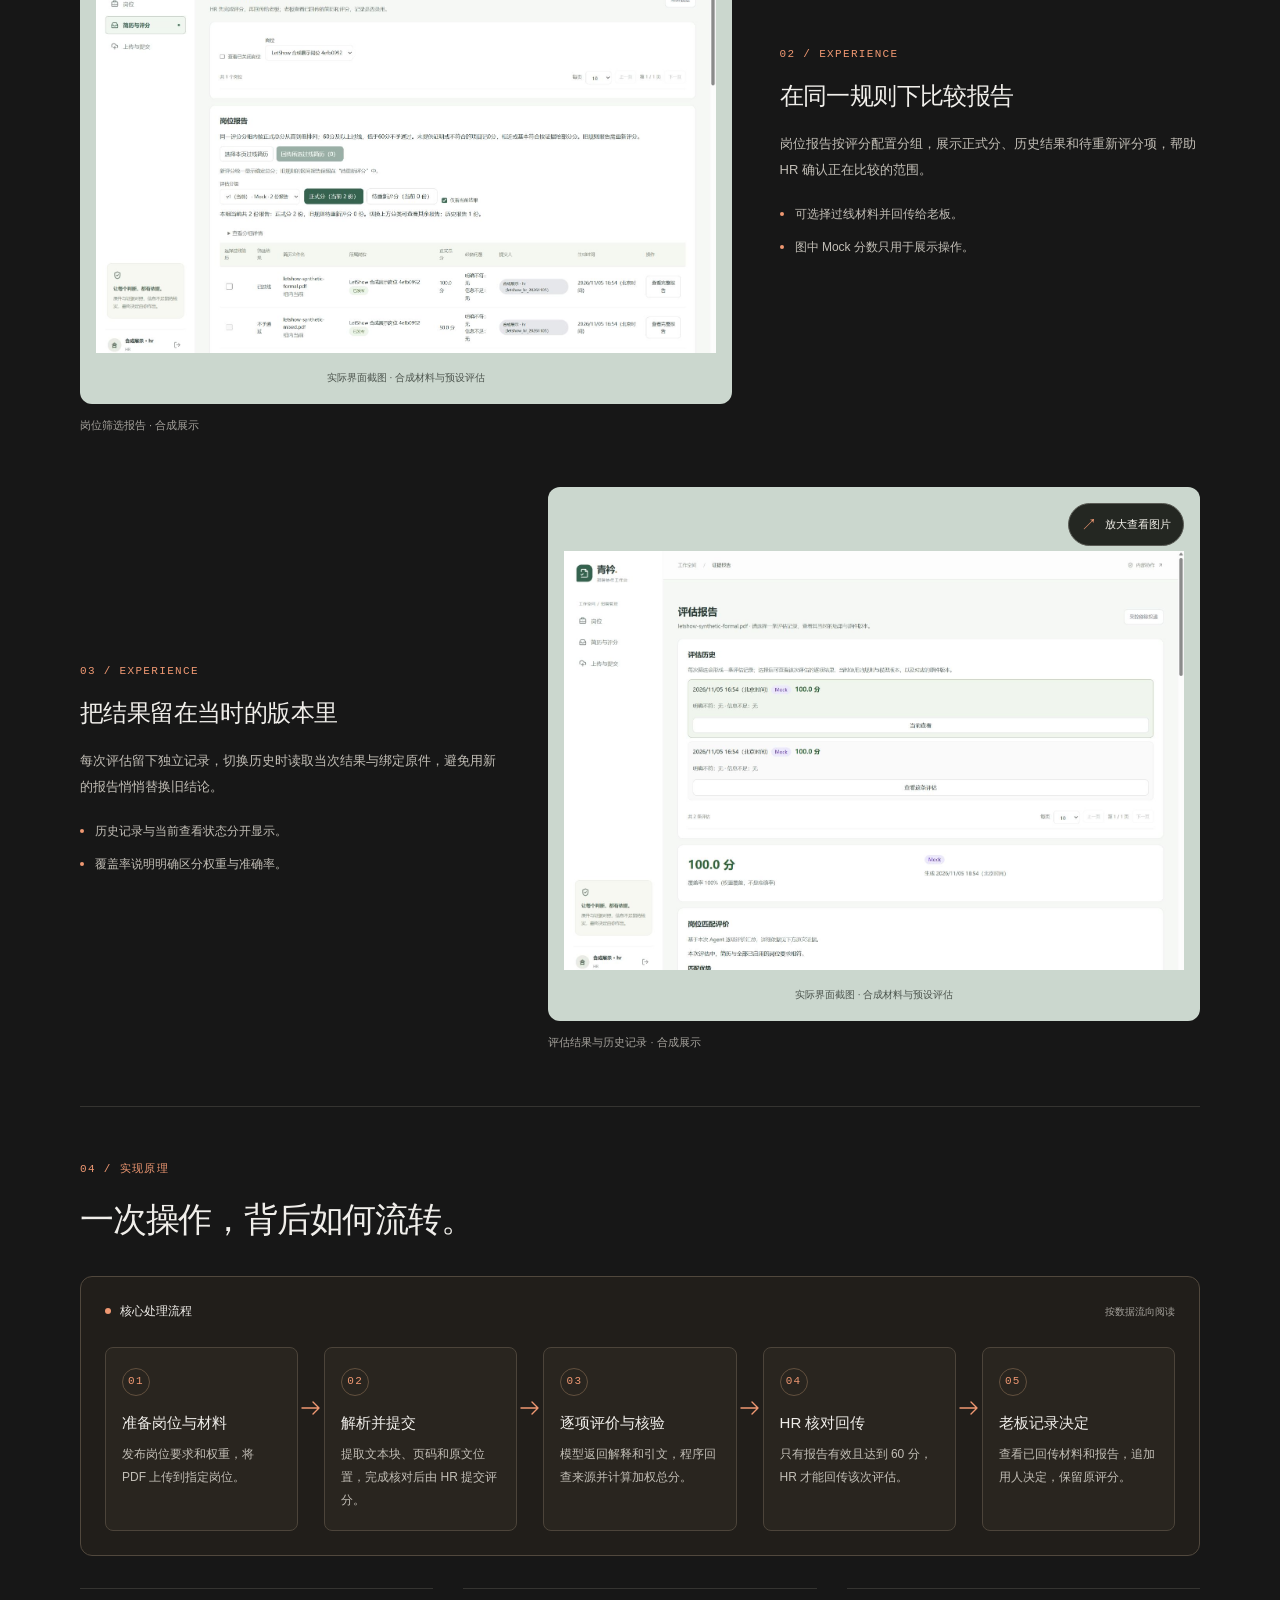
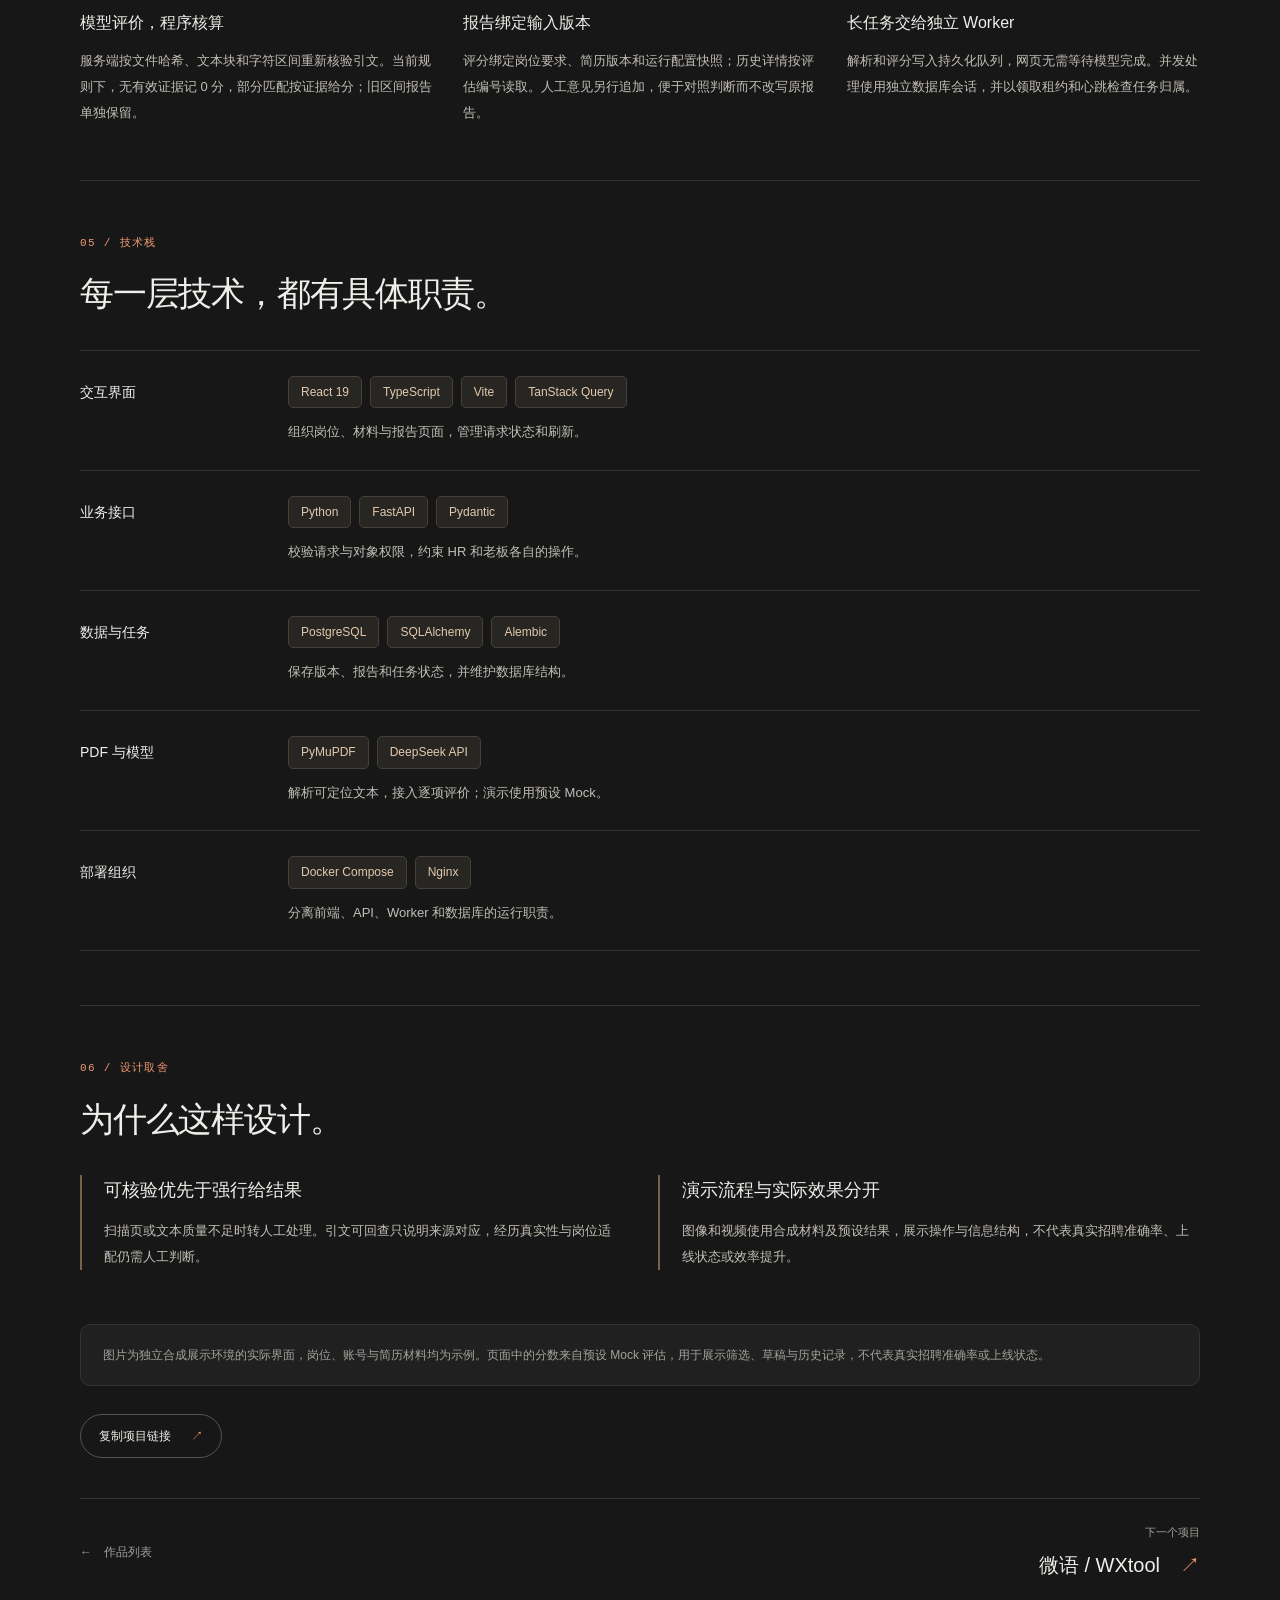
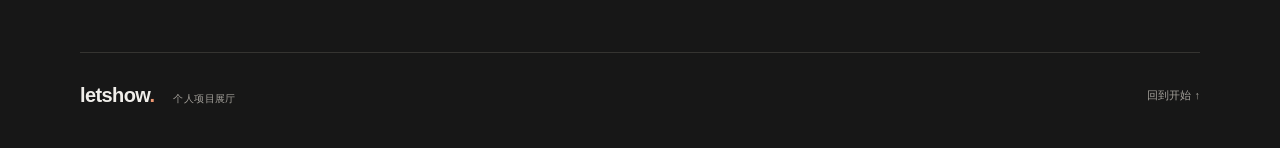
<file: projects/hireflow/index.html>
<!DOCTYPE html><html lang="zh-CN"><head><meta charset="utf-8"><meta http-equiv="Content-Security-Policy" content="default-src 'self'; script-src 'self' 'sha256-/shXMr2OihsRv8CWag9vAklJfCwr9Tyyzj+A23+vwCA=' 'sha256-zLakd8B77ncjwmERFoytzZakohlbPKrEmWP+P48kZ+E='; script-src-attr 'none'; style-src 'self' 'unsafe-inline'; img-src 'self' data:; font-src 'self'; media-src 'self'; connect-src 'none'; object-src 'none'; frame-src 'none'; worker-src 'none'; base-uri 'self'; form-action 'none'"><meta name="referrer" content="no-referrer"><meta name="viewport" content="width=device-width, initial-scale=1"><meta name="color-scheme" content="dark"><meta name="theme-color" content="#171717"><meta name="description" content="围绕岗位组织简历材料，并通过 AI 辅助筛选与协作处理。"><meta name="robots" content="noindex, nofollow"><meta property="og:type" content="website"><meta property="og:locale" content="zh_CN"><meta property="og:site_name" content="LetShow · 我的项目展厅"><meta property="og:title" content="青衿 / HireFlow — LetShow"><meta property="og:description" content="围绕岗位组织简历材料，并通过 AI 辅助筛选与协作处理。"><meta name="twitter:card" content="summary_large_image"><meta name="twitter:title" content="青衿 / HireFlow — LetShow"><meta name="twitter:description" content="围绕岗位组织简历材料，并通过 AI 辅助筛选与协作处理。"><link rel="canonical" href="https://chenc55.github.io/projects/hireflow/"><meta property="og:url" content="https://chenc55.github.io/projects/hireflow/"><meta property="og:image" content="https://chenc55.github.io/images/projects/hireflow/screening.jpg"><meta property="og:image:alt" content="青衿合成展示环境的岗位筛选报告，HR 查看两份当前报告，页面标有 Mock 预设评估模式"><meta property="og:image:width" content="1585"><meta property="og:image:height" content="1072"><meta name="twitter:image" content="https://chenc55.github.io/images/projects/hireflow/screening.jpg"><meta name="twitter:image:alt" content="青衿合成展示环境的岗位筛选报告，HR 查看两份当前报告，页面标有 Mock 预设评估模式"><title>青衿 / HireFlow — LetShow</title><link rel="icon" href="data:image/svg+xml,%3Csvg xmlns='http://www.w3.org/2000/svg' viewBox='0 0 32 32'%3E%3Crect width='32' height='32' rx='8' fill='%23ff7951'/%3E%3Cpath d='M10 8v16h14v-5h-9V8z' fill='%23101617'/%3E%3C/svg%3E"><link rel="stylesheet" href="/_astro/BaseLayout.BlM0MreG.css"><link rel="stylesheet" href="/_astro/_id_.DTfwZXMk.css"></head><body><a class="skip" href="#main-content">跳到主要内容</a><header class="header"><div class="wrap header-row"><a class="brand" href="/#top" aria-label="LetShow 知行录 首页"><span class="brand-mark" aria-hidden="true"><i></i><i></i><i></i><i></i></span><span class="brand-copy"><span>letshow</span><span class="brand-name-zh">知行录</span></span></a><nav class="nav" aria-label="主导航"><a class="nav-work" href="/#works">作品</a><a href="/#about">关于</a></nav></div></header><main id="main-content" tabindex="-1"><article class="wrap detail" data-project-detail aria-labelledby="detail-title"><a class="back-link" data-return-works href="/#works"><span aria-hidden="true">←</span> 返回作品列表</a><div class="detail-heading"><div><p class="eyebrow mono">02 / AI 应用 · 招聘协作</p><h1 id="detail-title">青衿 / HireFlow</h1></div><div class="detail-intro"><p>围绕岗位组织简历材料，并通过 AI 辅助筛选与协作处理。</p></div></div><div class="case-study" data-astro-cid-xkkcabxo><nav class="case-nav" aria-label="项目介绍目录" data-astro-cid-xkkcabxo><a href="#background" data-astro-cid-xkkcabxo>项目背景</a><a href="#problems" data-astro-cid-xkkcabxo>痛点与解法</a><a href="#demo" data-astro-cid-xkkcabxo>操作演示</a><a href="#experience" data-astro-cid-xkkcabxo>图文体验</a><a href="#principle" data-astro-cid-xkkcabxo>实现原理</a><a href="#stack" data-astro-cid-xkkcabxo>技术栈</a><a href="#choices" data-astro-cid-xkkcabxo>设计取舍</a></nav><section id="background" class="case-section case-overview" aria-labelledby="background-title" tabindex="-1" data-astro-cid-xkkcabxo><div class="case-narrative" data-astro-cid-xkkcabxo><p class="case-kicker mono" data-astro-cid-xkkcabxo>01 / 项目背景</p><h2 id="background-title" data-astro-cid-xkkcabxo><span data-astro-cid-xkkcabxo>让每次简历筛选，</span><span data-astro-cid-xkkcabxo>都能找到依据和下一步。</span></h2><div class="case-prose" data-astro-cid-xkkcabxo><p data-astro-cid-xkkcabxo>招聘筛选需要反复对照岗位要求、简历原文和处理进度。材料分散时，读过哪份、为何推荐、结果交给了谁，很容易脱节。青衿围绕岗位把这些信息放到同一条流程里。</p><p data-astro-cid-xkkcabxo>项目希望让 AI 评价成为可核对的辅助信息。报告保留逐项理由与原文出处，HR 先核查再回传，招聘负责人记录最终决定，让分数背后的依据和人的判断都能留下来。</p></div></div><aside class="case-brief" aria-label="适用场景与核心能力" data-astro-cid-xkkcabxo><p class="case-label" data-astro-cid-xkkcabxo>为谁而做</p><p class="case-audience" data-astro-cid-xkkcabxo>面向需要按岗位整理简历、协同筛选与记录用人决定的 HR 和招聘负责人。</p><p class="case-label case-brief-label" data-astro-cid-xkkcabxo>核心能力</p><ul class="case-capabilities" role="list" data-astro-cid-xkkcabxo><li data-astro-cid-xkkcabxo>以岗位组织材料与处理流程</li><li data-astro-cid-xkkcabxo>AI 辅助评分与结果查看</li><li data-astro-cid-xkkcabxo>招聘角色之间的协作衔接</li></ul></aside></section><section id="problems" class="case-section" aria-labelledby="problems-title" tabindex="-1" data-astro-cid-xkkcabxo><div class="case-section-heading" data-astro-cid-xkkcabxo><p class="case-kicker mono" data-astro-cid-xkkcabxo>02 / 痛点与解法</p><h2 id="problems-title" data-astro-cid-xkkcabxo>把使用中的阻碍，变成明确的功能。</h2></div><div class="case-problems" data-astro-cid-xkkcabxo><article class="case-problem" data-astro-cid-xkkcabxo><span class="case-number mono" aria-hidden="true" data-astro-cid-xkkcabxo>01</span><h3 data-astro-cid-xkkcabxo>材料归属与状态容易混乱</h3><dl data-astro-cid-xkkcabxo><dt data-astro-cid-xkkcabxo>遇到的问题</dt><dd data-astro-cid-xkkcabxo>多岗位同时收简历，重复上传、草稿和已提交材料容易混在一起。</dd><dt class="solution-label" data-astro-cid-xkkcabxo>项目的做法</dt><dd data-astro-cid-xkkcabxo>上传时绑定岗位，按状态查看投递；同一 HR、同一岗位的相同文件做去重。</dd></dl></article><article class="case-problem" data-astro-cid-xkkcabxo><span class="case-number mono" aria-hidden="true" data-astro-cid-xkkcabxo>02</span><h3 data-astro-cid-xkkcabxo>一个总分难以解释推荐理由</h3><dl data-astro-cid-xkkcabxo><dt data-astro-cid-xkkcabxo>遇到的问题</dt><dd data-astro-cid-xkkcabxo>只看分数，无法知道哪些要求得到证明、哪些信息仍需核实。</dd><dt class="solution-label" data-astro-cid-xkkcabxo>项目的做法</dt><dd data-astro-cid-xkkcabxo>把岗位要求拆成逐项评价，附理由与原文引用，再按已发布权重汇总。</dd></dl></article><article class="case-problem" data-astro-cid-xkkcabxo><span class="case-number mono" aria-hidden="true" data-astro-cid-xkkcabxo>03</span><h3 data-astro-cid-xkkcabxo>协作交接缺少明确界限</h3><dl data-astro-cid-xkkcabxo><dt data-astro-cid-xkkcabxo>遇到的问题</dt><dd data-astro-cid-xkkcabxo>初步评分与最终录用决定混在一起，难以追溯是谁做了什么判断。</dd><dt class="solution-label" data-astro-cid-xkkcabxo>项目的做法</dt><dd data-astro-cid-xkkcabxo>HR 核对并回传报告；老板查看已回传结果，另行记录录用、不录用或暂缓。</dd></dl></article></div></section><div id="demo" class="case-demo" tabindex="-1" data-astro-cid-xkkcabxo><section class="project-video" aria-labelledby="video-heading"><div class="video-heading"><div><p class="eyebrow mono">PROJECT WALKTHROUGH</p><h2 id="video-heading">看一段实际操作。</h2></div><span class="video-meta">0:32 · 无声演示</span></div><video controls playsinline preload="none" poster="/images/projects/hireflow/demo-poster.jpg" width="1280" height="800" aria-label="青衿 / HireFlow操作演示" aria-describedby="video-description"><source src="/videos/projects/hireflow/preview.mp4" type="video/mp4"><track kind="captions" src="/videos/projects/hireflow/preview.vtt" srclang="zh" label="中文步骤说明">当前浏览器无法播放视频，可<a href="/videos/projects/hireflow/preview.mp4">打开 MP4 视频</a>，或阅读下方演示步骤。</video><div class="video-caption"><p id="video-description">浏览岗位、筛选投递材料，再查看评估报告与历史记录。实际前端操作录制，岗位、简历均为合成示例，分数为预设 Mock，未调用模型。</p><a class="video-direct" href="/videos/projects/hireflow/preview.mp4">单独打开视频 <span aria-hidden="true">↗</span></a></div><details class="video-transcript"><summary>查看演示步骤</summary><ol><li>打开全栈开发工程师合成岗位，查看岗位信息。</li><li>进入上传与提交，展开投递记录，筛选尚未提交的草稿材料。</li><li>进入简历与评分，打开候选人 A 的完整报告。</li><li>切换历史评估，查看逐项匹配与合成材料中的原文证据。</li></ol></details></section></div><section id="experience" class="case-section" aria-labelledby="experience-title" tabindex="-1" data-astro-cid-xkkcabxo><div class="case-section-heading" data-astro-cid-xkkcabxo><p class="case-kicker mono" data-astro-cid-xkkcabxo>03 / 图文体验</p><h2 id="experience-title" data-astro-cid-xkkcabxo>从界面，看功能如何落地。</h2><p data-astro-cid-xkkcabxo>结合实际界面阅读；截图使用合成展示数据，可放大查看。</p></div><div class="case-walkthrough" data-astro-cid-xkkcabxo><article class="case-scene" aria-labelledby="scene-1" data-astro-cid-xkkcabxo><div class="case-scene-copy" data-astro-cid-xkkcabxo><p class="case-number mono" data-astro-cid-xkkcabxo>01 / EXPERIENCE</p><h3 id="scene-1" data-astro-cid-xkkcabxo>先归属岗位，再检查材料状态</h3><p data-astro-cid-xkkcabxo>上传入口先选岗位，投递列表继续沿用该范围。核对解析状态后再开始评分，草稿保留为可继续处理的材料。</p><ul class="case-points" role="list" data-astro-cid-xkkcabxo><li data-astro-cid-xkkcabxo>岗位选择与 PDF 上传在同一入口。</li><li data-astro-cid-xkkcabxo>草稿、已提交和状态筛选清晰可见。</li></ul></div><div class="case-scene-media" data-astro-cid-xkkcabxo><div data-artwork-viewer><figure class="detail-art" aria-label="青衿 / HireFlow：材料提交与草稿管理 · 合成展示"><div class="artwork-trigger-area"><div class="art art-media" data-artwork="hireflow"><img class="art-image" src="/images/projects/hireflow/intake.jpg" alt="青衿合成展示环境的上传与提交页面，投递列表包含三份已提交材料和一份草稿材料" width="1584" height="1394" loading="lazy" decoding="async"><span class="art-media-label">实际界面截图 · 合成材料与预设评估</span></div><button class="artwork-open" data-artwork-open type="button" hidden aria-haspopup="dialog" aria-controls="artwork-hireflow-2" aria-expanded="false" aria-label="放大查看青衿 / HireFlow：材料提交与草稿管理 · 合成展示"><span class="artwork-open-label"><span aria-hidden="true">↗</span> 放大查看图片</span></button></div><figcaption class="artwork-caption">材料提交与草稿管理 · 合成展示</figcaption></figure><dialog class="artwork-dialog" data-artwork-dialog id="artwork-hireflow-2" aria-labelledby="artwork-hireflow-2-title" aria-describedby="artwork-hireflow-2-description"><div class="artwork-dialog-panel"><header class="artwork-dialog-header"><div><h2 id="artwork-hireflow-2-title">材料提交与草稿管理 · 合成展示</h2><p id="artwork-hireflow-2-description">实际界面截图 · 合成材料与预设评估</p></div><button class="artwork-close" data-artwork-close type="button" autofocus>关闭 <span aria-hidden="true">×</span></button></header><div class="artwork-dialog-art"><div class="art art-media" data-artwork="hireflow"><img class="art-image" src="/images/projects/hireflow/intake.jpg" alt="青衿合成展示环境的上传与提交页面，投递列表包含三份已提交材料和一份草稿材料" width="1584" height="1394" loading="eager" decoding="async"><span class="art-media-label">实际界面截图 · 合成材料与预设评估</span></div></div></div></dialog></div><script type="module">function e(e){let t=Array.from(e.querySelectorAll(`a[data-return-works]`)),n=e.querySelector(`a[data-next-project]`),r=n?new URL(n.href):null,i=new Set([`web`,`desktop`]),a=()=>{let e=new URLSearchParams(location.search).getAll(`from`),a=e.length===1&&i.has(e[0])?e[0]:`all`,o=new URL(`/#works`,location.origin);if(a!==`all`&&o.searchParams.set(`category`,a),t.forEach(e=>{e.href=`${o.pathname}${o.search}${o.hash}`}),n&&r&&r.origin===location.origin&&r.pathname.startsWith(`/projects/`)){let e=new URL(r.href);a===`all`?e.searchParams.delete(`from`):e.searchParams.set(`from`,a),n.href=`${e.pathname}${e.search}${e.hash}`}};a(),window.addEventListener(`popstate`,a),window.addEventListener(`pageshow`,e=>{e.persisted&&a()})}function t(e){let t=e.querySelector(`[data-project-share]`),n=t?.querySelector(`[data-copy-project]`),r=t?.querySelector(`[data-share-status]`),i=t?.querySelector(`[data-share-fallback]`),a=t?.querySelector(`[data-share-url]`);if(!t||!n||!r||!i||!a)return;let o=new URL(location.pathname,location.origin).href;a.value=o,n.addEventListener(`click`,async()=>{n.disabled=!0,r.textContent=``;try{if(!navigator.clipboard?.writeText)throw Error(`clipboard_unavailable`);await navigator.clipboard.writeText(o),i.hidden=!0,r.textContent=`项目链接已复制。`}catch{i.hidden=!1,r.textContent=`请复制下方已选中的链接。`,a.focus(),a.select()}finally{n.disabled=!1}}),t.hidden=!1}function n(e){let t=e.querySelector(`button[data-artwork-open]`),n=e.querySelector(`dialog[data-artwork-dialog]`),r=n?.querySelector(`button[data-artwork-close]`),i=n?.getAttribute(`aria-labelledby`),a=n?.getAttribute(`aria-describedby`),o=i?document.getElementById(i):null,s=a?document.getElementById(a):null;if(!t||!n||!r||!n.id||t.getAttribute(`aria-controls`)!==n.id||!o||!s||!n.contains(o)||!n.contains(s)||!e.querySelector(`.detail-art [data-artwork]`)||!n.querySelector(`.artwork-dialog-art [data-artwork]`)||typeof n.showModal!=`function`||typeof n.close!=`function`)return;let c,l=!1,u=!0,d=()=>{c=void 0},f=e=>{let t=n.getBoundingClientRect();return e.clientX<t.left||e.clientX>t.right||e.clientY<t.top||e.clientY>t.bottom};t.addEventListener(`click`,()=>{l||n.open||!n.isConnected||(d(),u=!0,n.showModal(),t.setAttribute(`aria-expanded`,`true`))}),r.addEventListener(`click`,()=>{n.open&&n.close()}),n.addEventListener(`pointerdown`,e=>{d(),n.open&&e.isPrimary&&e.button===0&&e.target===n&&f(e)&&(c=e.pointerId)}),n.addEventListener(`pointerup`,e=>{let t=c===e.pointerId;d(),n.open&&t&&e.isPrimary&&e.button===0&&e.target===n&&f(e)&&n.close()}),n.addEventListener(`pointercancel`,d),n.addEventListener(`cancel`,d),n.addEventListener(`close`,()=>{n.open||(d(),t.setAttribute(`aria-expanded`,`false`),u&&!l&&!document.hidden&&t.isConnected&&t.focus({preventScroll:!0}))}),window.addEventListener(`blur`,d),window.addEventListener(`pagehide`,()=>{l=!0,u=!1,d(),t.setAttribute(`aria-expanded`,`false`),n.open&&n.close()}),window.addEventListener(`pageshow`,()=>{l=!1,d(),t.setAttribute(`aria-expanded`,String(n.open))}),t.hidden=!1}var r=document.querySelector(`[data-project-detail]`);r&&(e(r),t(r)),document.querySelectorAll(`[data-artwork-viewer]`).forEach(n);</script></div></article><article class="case-scene" aria-labelledby="scene-2" data-astro-cid-xkkcabxo><div class="case-scene-copy" data-astro-cid-xkkcabxo><p class="case-number mono" data-astro-cid-xkkcabxo>02 / EXPERIENCE</p><h3 id="scene-2" data-astro-cid-xkkcabxo>在同一规则下比较报告</h3><p data-astro-cid-xkkcabxo>岗位报告按评分配置分组，展示正式分、历史结果和待重新评分项，帮助 HR 确认正在比较的范围。</p><ul class="case-points" role="list" data-astro-cid-xkkcabxo><li data-astro-cid-xkkcabxo>可选择过线材料并回传给老板。</li><li data-astro-cid-xkkcabxo>图中 Mock 分数只用于展示操作。</li></ul></div><div class="case-scene-media" data-astro-cid-xkkcabxo><div data-artwork-viewer><figure class="detail-art" aria-label="青衿 / HireFlow：岗位筛选报告 · 合成展示"><div class="artwork-trigger-area"><div class="art art-media" data-artwork="hireflow"><img class="art-image" src="/images/projects/hireflow/screening.jpg" alt="青衿合成展示环境的岗位筛选报告，HR 查看两份当前报告，页面标有 Mock 预设评估模式" width="1585" height="1072" loading="lazy" decoding="async"><span class="art-media-label">实际界面截图 · 合成材料与预设评估</span></div><button class="artwork-open" data-artwork-open type="button" hidden aria-haspopup="dialog" aria-controls="artwork-hireflow-1" aria-expanded="false" aria-label="放大查看青衿 / HireFlow：岗位筛选报告 · 合成展示"><span class="artwork-open-label"><span aria-hidden="true">↗</span> 放大查看图片</span></button></div><figcaption class="artwork-caption">岗位筛选报告 · 合成展示</figcaption></figure><dialog class="artwork-dialog" data-artwork-dialog id="artwork-hireflow-1" aria-labelledby="artwork-hireflow-1-title" aria-describedby="artwork-hireflow-1-description"><div class="artwork-dialog-panel"><header class="artwork-dialog-header"><div><h2 id="artwork-hireflow-1-title">岗位筛选报告 · 合成展示</h2><p id="artwork-hireflow-1-description">实际界面截图 · 合成材料与预设评估</p></div><button class="artwork-close" data-artwork-close type="button" autofocus>关闭 <span aria-hidden="true">×</span></button></header><div class="artwork-dialog-art"><div class="art art-media" data-artwork="hireflow"><img class="art-image" src="/images/projects/hireflow/screening.jpg" alt="青衿合成展示环境的岗位筛选报告，HR 查看两份当前报告，页面标有 Mock 预设评估模式" width="1585" height="1072" loading="eager" decoding="async"><span class="art-media-label">实际界面截图 · 合成材料与预设评估</span></div></div></div></dialog></div></div></article><article class="case-scene" aria-labelledby="scene-3" data-astro-cid-xkkcabxo><div class="case-scene-copy" data-astro-cid-xkkcabxo><p class="case-number mono" data-astro-cid-xkkcabxo>03 / EXPERIENCE</p><h3 id="scene-3" data-astro-cid-xkkcabxo>把结果留在当时的版本里</h3><p data-astro-cid-xkkcabxo>每次评估留下独立记录，切换历史时读取当次结果与绑定原件，避免用新的报告悄悄替换旧结论。</p><ul class="case-points" role="list" data-astro-cid-xkkcabxo><li data-astro-cid-xkkcabxo>历史记录与当前查看状态分开显示。</li><li data-astro-cid-xkkcabxo>覆盖率说明明确区分权重与准确率。</li></ul></div><div class="case-scene-media" data-astro-cid-xkkcabxo><div data-artwork-viewer><figure class="detail-art" aria-label="青衿 / HireFlow：评估结果与历史记录 · 合成展示"><div class="artwork-trigger-area"><div class="art art-media" data-artwork="hireflow"><img class="art-image" src="/images/projects/hireflow/report.jpg" alt="青衿合成展示环境的评估报告，展示同一材料的两次历史评估、Mock 标记与预设分数" width="1585" height="1072" loading="lazy" decoding="async"><span class="art-media-label">实际界面截图 · 合成材料与预设评估</span></div><button class="artwork-open" data-artwork-open type="button" hidden aria-haspopup="dialog" aria-controls="artwork-hireflow-3" aria-expanded="false" aria-label="放大查看青衿 / HireFlow：评估结果与历史记录 · 合成展示"><span class="artwork-open-label"><span aria-hidden="true">↗</span> 放大查看图片</span></button></div><figcaption class="artwork-caption">评估结果与历史记录 · 合成展示</figcaption></figure><dialog class="artwork-dialog" data-artwork-dialog id="artwork-hireflow-3" aria-labelledby="artwork-hireflow-3-title" aria-describedby="artwork-hireflow-3-description"><div class="artwork-dialog-panel"><header class="artwork-dialog-header"><div><h2 id="artwork-hireflow-3-title">评估结果与历史记录 · 合成展示</h2><p id="artwork-hireflow-3-description">实际界面截图 · 合成材料与预设评估</p></div><button class="artwork-close" data-artwork-close type="button" autofocus>关闭 <span aria-hidden="true">×</span></button></header><div class="artwork-dialog-art"><div class="art art-media" data-artwork="hireflow"><img class="art-image" src="/images/projects/hireflow/report.jpg" alt="青衿合成展示环境的评估报告，展示同一材料的两次历史评估、Mock 标记与预设分数" width="1585" height="1072" loading="eager" decoding="async"><span class="art-media-label">实际界面截图 · 合成材料与预设评估</span></div></div></div></dialog></div></div></article></div></section><section id="principle" class="case-section" aria-labelledby="principle-title" tabindex="-1" data-astro-cid-xkkcabxo><div class="case-section-heading" data-astro-cid-xkkcabxo><p class="case-kicker mono" data-astro-cid-xkkcabxo>04 / 实现原理</p><h2 id="principle-title" data-astro-cid-xkkcabxo>一次操作，背后如何流转。</h2></div><figure class="case-flow" aria-labelledby="flow-caption" data-astro-cid-xkkcabxo><figcaption id="flow-caption" data-astro-cid-xkkcabxo><span class="flow-dot" aria-hidden="true" data-astro-cid-xkkcabxo></span>核心处理流程<span class="flow-caption-note" data-astro-cid-xkkcabxo>按数据流向阅读</span></figcaption><ol class="flow-steps" role="list" style="--flow-count: 5" data-astro-cid-xkkcabxo><li class="flow-step" data-astro-cid-xkkcabxo><span class="flow-index mono" aria-hidden="true" data-astro-cid-xkkcabxo>01</span><h3 data-astro-cid-xkkcabxo>准备岗位与材料</h3><p data-astro-cid-xkkcabxo>发布岗位要求和权重，将 PDF 上传到指定岗位。</p><svg class="flow-arrow" width="24" height="24" viewBox="0 0 24 24" fill="none" aria-hidden="true" data-astro-cid-xkkcabxo><path d="M3 12h17m-6-6 6 6-6 6" stroke="currentColor" stroke-width="1.4" stroke-linecap="round" stroke-linejoin="round" data-astro-cid-xkkcabxo></path></svg></li><li class="flow-step" data-astro-cid-xkkcabxo><span class="flow-index mono" aria-hidden="true" data-astro-cid-xkkcabxo>02</span><h3 data-astro-cid-xkkcabxo>解析并提交</h3><p data-astro-cid-xkkcabxo>提取文本块、页码和原文位置，完成核对后由 HR 提交评分。</p><svg class="flow-arrow" width="24" height="24" viewBox="0 0 24 24" fill="none" aria-hidden="true" data-astro-cid-xkkcabxo><path d="M3 12h17m-6-6 6 6-6 6" stroke="currentColor" stroke-width="1.4" stroke-linecap="round" stroke-linejoin="round" data-astro-cid-xkkcabxo></path></svg></li><li class="flow-step" data-astro-cid-xkkcabxo><span class="flow-index mono" aria-hidden="true" data-astro-cid-xkkcabxo>03</span><h3 data-astro-cid-xkkcabxo>逐项评价与核验</h3><p data-astro-cid-xkkcabxo>模型返回解释和引文，程序回查来源并计算加权总分。</p><svg class="flow-arrow" width="24" height="24" viewBox="0 0 24 24" fill="none" aria-hidden="true" data-astro-cid-xkkcabxo><path d="M3 12h17m-6-6 6 6-6 6" stroke="currentColor" stroke-width="1.4" stroke-linecap="round" stroke-linejoin="round" data-astro-cid-xkkcabxo></path></svg></li><li class="flow-step" data-astro-cid-xkkcabxo><span class="flow-index mono" aria-hidden="true" data-astro-cid-xkkcabxo>04</span><h3 data-astro-cid-xkkcabxo>HR 核对回传</h3><p data-astro-cid-xkkcabxo>只有报告有效且达到 60 分，HR 才能回传该次评估。</p><svg class="flow-arrow" width="24" height="24" viewBox="0 0 24 24" fill="none" aria-hidden="true" data-astro-cid-xkkcabxo><path d="M3 12h17m-6-6 6 6-6 6" stroke="currentColor" stroke-width="1.4" stroke-linecap="round" stroke-linejoin="round" data-astro-cid-xkkcabxo></path></svg></li><li class="flow-step" data-astro-cid-xkkcabxo><span class="flow-index mono" aria-hidden="true" data-astro-cid-xkkcabxo>05</span><h3 data-astro-cid-xkkcabxo>老板记录决定</h3><p data-astro-cid-xkkcabxo>查看已回传材料和报告，追加用人决定，保留原评分。</p></li></ol></figure><div class="case-principles" data-astro-cid-xkkcabxo><article data-astro-cid-xkkcabxo><h3 data-astro-cid-xkkcabxo>模型评价，程序核算</h3><p data-astro-cid-xkkcabxo>服务端按文件哈希、文本块和字符区间重新核验引文。当前规则下，无有效证据记 0 分，部分匹配按证据给分；旧区间报告单独保留。</p></article><article data-astro-cid-xkkcabxo><h3 data-astro-cid-xkkcabxo>报告绑定输入版本</h3><p data-astro-cid-xkkcabxo>评分绑定岗位要求、简历版本和运行配置快照；历史详情按评估编号读取。人工意见另行追加，便于对照判断而不改写原报告。</p></article><article data-astro-cid-xkkcabxo><h3 data-astro-cid-xkkcabxo>长任务交给独立 Worker</h3><p data-astro-cid-xkkcabxo>解析和评分写入持久化队列，网页无需等待模型完成。并发处理使用独立数据库会话，并以领取租约和心跳检查任务归属。</p></article></div></section><section id="stack" class="case-section" aria-labelledby="stack-title" tabindex="-1" data-astro-cid-xkkcabxo><div class="case-section-heading" data-astro-cid-xkkcabxo><p class="case-kicker mono" data-astro-cid-xkkcabxo>05 / 技术栈</p><h2 id="stack-title" data-astro-cid-xkkcabxo>每一层技术，都有具体职责。</h2></div><dl class="case-stack" data-astro-cid-xkkcabxo><div class="stack-row" data-astro-cid-xkkcabxo><dt data-astro-cid-xkkcabxo>交互界面</dt><dd data-astro-cid-xkkcabxo><ul class="stack-tools" role="list" data-astro-cid-xkkcabxo><li data-astro-cid-xkkcabxo>React 19</li><li data-astro-cid-xkkcabxo>TypeScript</li><li data-astro-cid-xkkcabxo>Vite</li><li data-astro-cid-xkkcabxo>TanStack Query</li></ul><p data-astro-cid-xkkcabxo>组织岗位、材料与报告页面，管理请求状态和刷新。</p></dd></div><div class="stack-row" data-astro-cid-xkkcabxo><dt data-astro-cid-xkkcabxo>业务接口</dt><dd data-astro-cid-xkkcabxo><ul class="stack-tools" role="list" data-astro-cid-xkkcabxo><li data-astro-cid-xkkcabxo>Python</li><li data-astro-cid-xkkcabxo>FastAPI</li><li data-astro-cid-xkkcabxo>Pydantic</li></ul><p data-astro-cid-xkkcabxo>校验请求与对象权限，约束 HR 和老板各自的操作。</p></dd></div><div class="stack-row" data-astro-cid-xkkcabxo><dt data-astro-cid-xkkcabxo>数据与任务</dt><dd data-astro-cid-xkkcabxo><ul class="stack-tools" role="list" data-astro-cid-xkkcabxo><li data-astro-cid-xkkcabxo>PostgreSQL</li><li data-astro-cid-xkkcabxo>SQLAlchemy</li><li data-astro-cid-xkkcabxo>Alembic</li></ul><p data-astro-cid-xkkcabxo>保存版本、报告和任务状态，并维护数据库结构。</p></dd></div><div class="stack-row" data-astro-cid-xkkcabxo><dt data-astro-cid-xkkcabxo>PDF 与模型</dt><dd data-astro-cid-xkkcabxo><ul class="stack-tools" role="list" data-astro-cid-xkkcabxo><li data-astro-cid-xkkcabxo>PyMuPDF</li><li data-astro-cid-xkkcabxo>DeepSeek API</li></ul><p data-astro-cid-xkkcabxo>解析可定位文本，接入逐项评价；演示使用预设 Mock。</p></dd></div><div class="stack-row" data-astro-cid-xkkcabxo><dt data-astro-cid-xkkcabxo>部署组织</dt><dd data-astro-cid-xkkcabxo><ul class="stack-tools" role="list" data-astro-cid-xkkcabxo><li data-astro-cid-xkkcabxo>Docker Compose</li><li data-astro-cid-xkkcabxo>Nginx</li></ul><p data-astro-cid-xkkcabxo>分离前端、API、Worker 和数据库的运行职责。</p></dd></div></dl></section><section id="choices" class="case-section" aria-labelledby="choices-title" tabindex="-1" data-astro-cid-xkkcabxo><div class="case-section-heading" data-astro-cid-xkkcabxo><p class="case-kicker mono" data-astro-cid-xkkcabxo>06 / 设计取舍</p><h2 id="choices-title" data-astro-cid-xkkcabxo>为什么这样设计。</h2></div><div class="case-choices" data-astro-cid-xkkcabxo><article data-astro-cid-xkkcabxo><h3 data-astro-cid-xkkcabxo>可核验优先于强行给结果</h3><p data-astro-cid-xkkcabxo>扫描页或文本质量不足时转人工处理。引文可回查只说明来源对应，经历真实性与岗位适配仍需人工判断。</p></article><article data-astro-cid-xkkcabxo><h3 data-astro-cid-xkkcabxo>演示流程与实际效果分开</h3><p data-astro-cid-xkkcabxo>图像和视频使用合成材料及预设结果，展示操作与信息结构，不代表真实招聘准确率、上线状态或效率提升。</p></article></div></section></div><aside class="detail-note" aria-label="展示说明">图片为独立合成展示环境的实际界面，岗位、账号与简历材料均为示例。页面中的分数来自预设 Mock 评估，用于展示筛选、草稿与历史记录，不代表真实招聘准确率或上线状态。</aside><div class="project-share" data-project-share hidden><button type="button" class="outline-link" data-copy-project>复制项目链接 <span aria-hidden="true">↗</span></button><p class="share-status" data-share-status role="status" aria-live="polite" aria-atomic="true"></p><div class="share-fallback" data-share-fallback hidden><label for="project-share-url">项目链接</label><input id="project-share-url" data-share-url type="url" readonly></div></div><nav class="detail-next" aria-label="项目浏览"><a class="back-link" data-return-works href="/#works"><span aria-hidden="true">←</span> 作品列表</a><a class="next-project" data-next-project href="/projects/wxtool/" aria-label="下一个项目：微语 / WXtool"><span class="next-label">下一个项目</span><span class="next-name">微语 / WXtool<span class="next-arrow" aria-hidden="true">↗</span></span></a></nav></article></main><footer class="footer"><div class="wrap"><div class="footer-row"><span class="footer-signature">letshow<span class="accent">.</span> <span class="muted">个人项目展厅</span></span><a href="/#top">回到开始 <span aria-hidden="true">↑</span></a></div></div></footer></body></html>
</file>
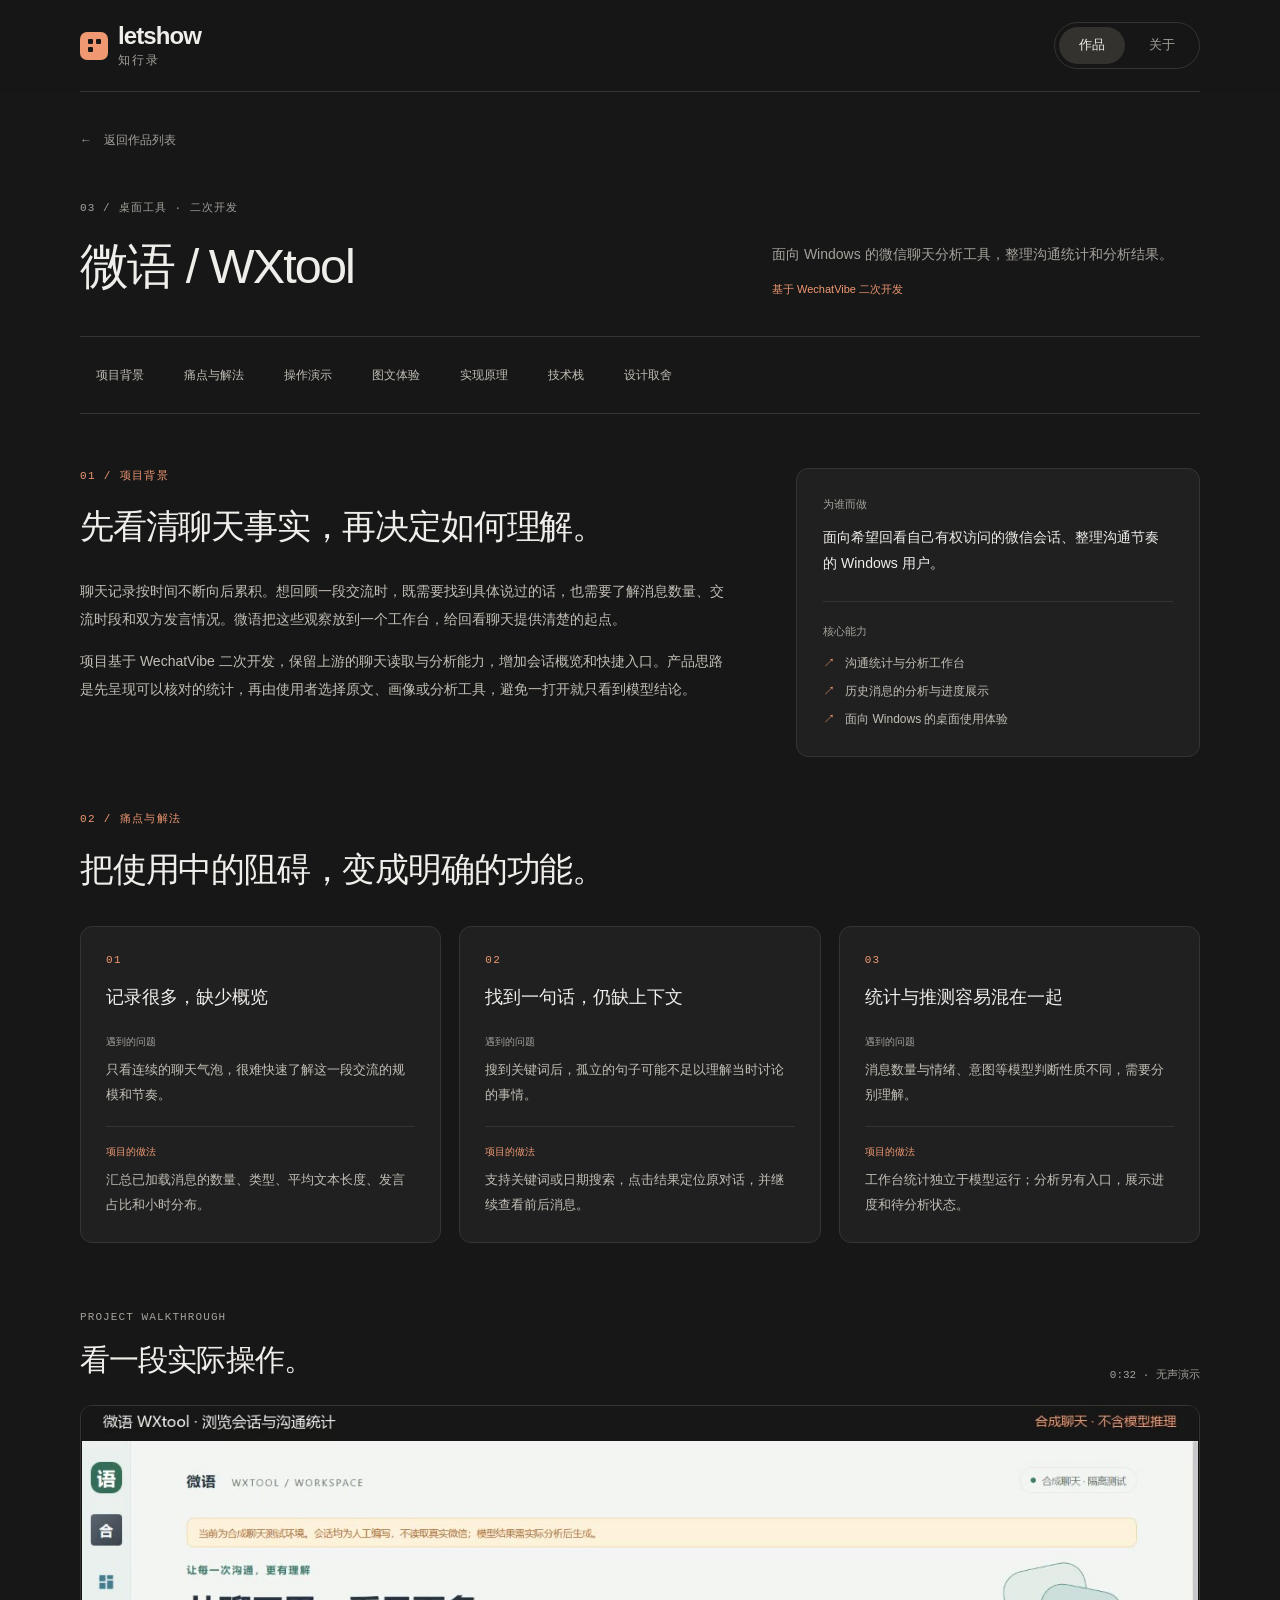
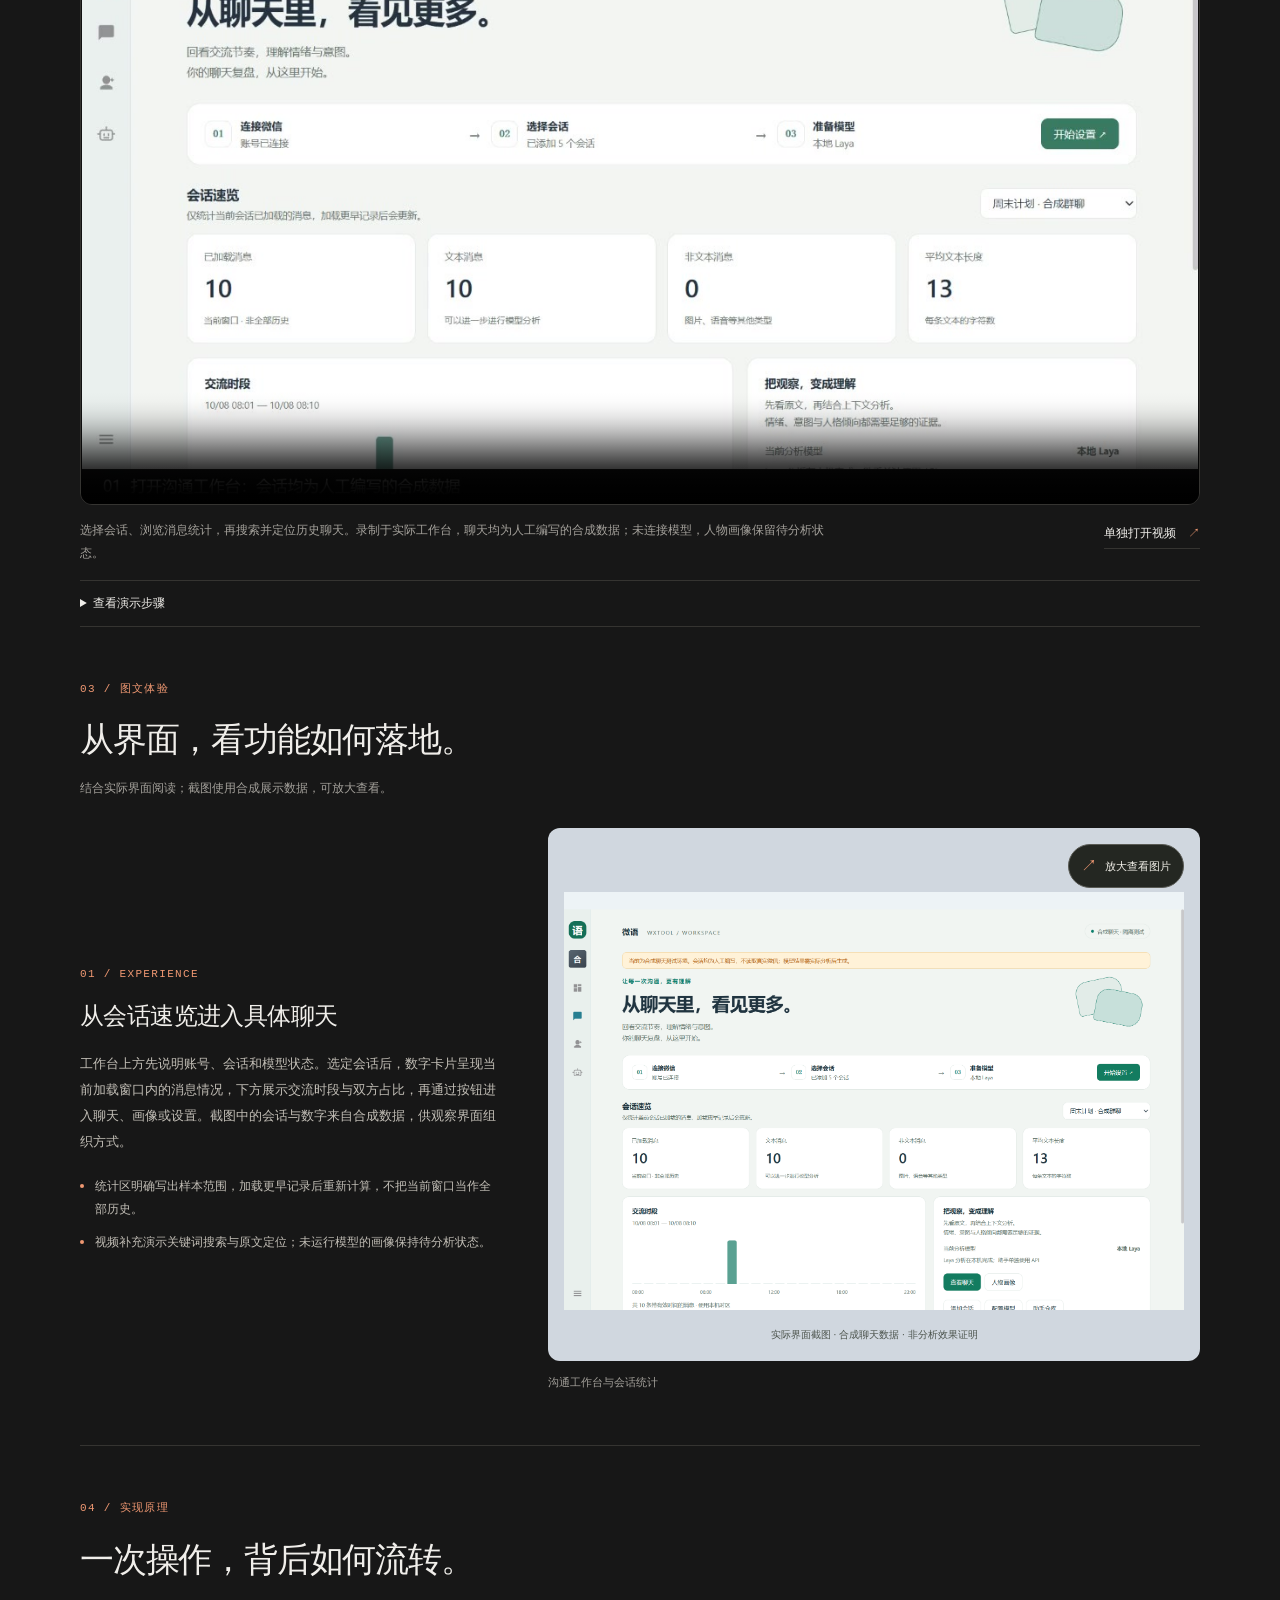
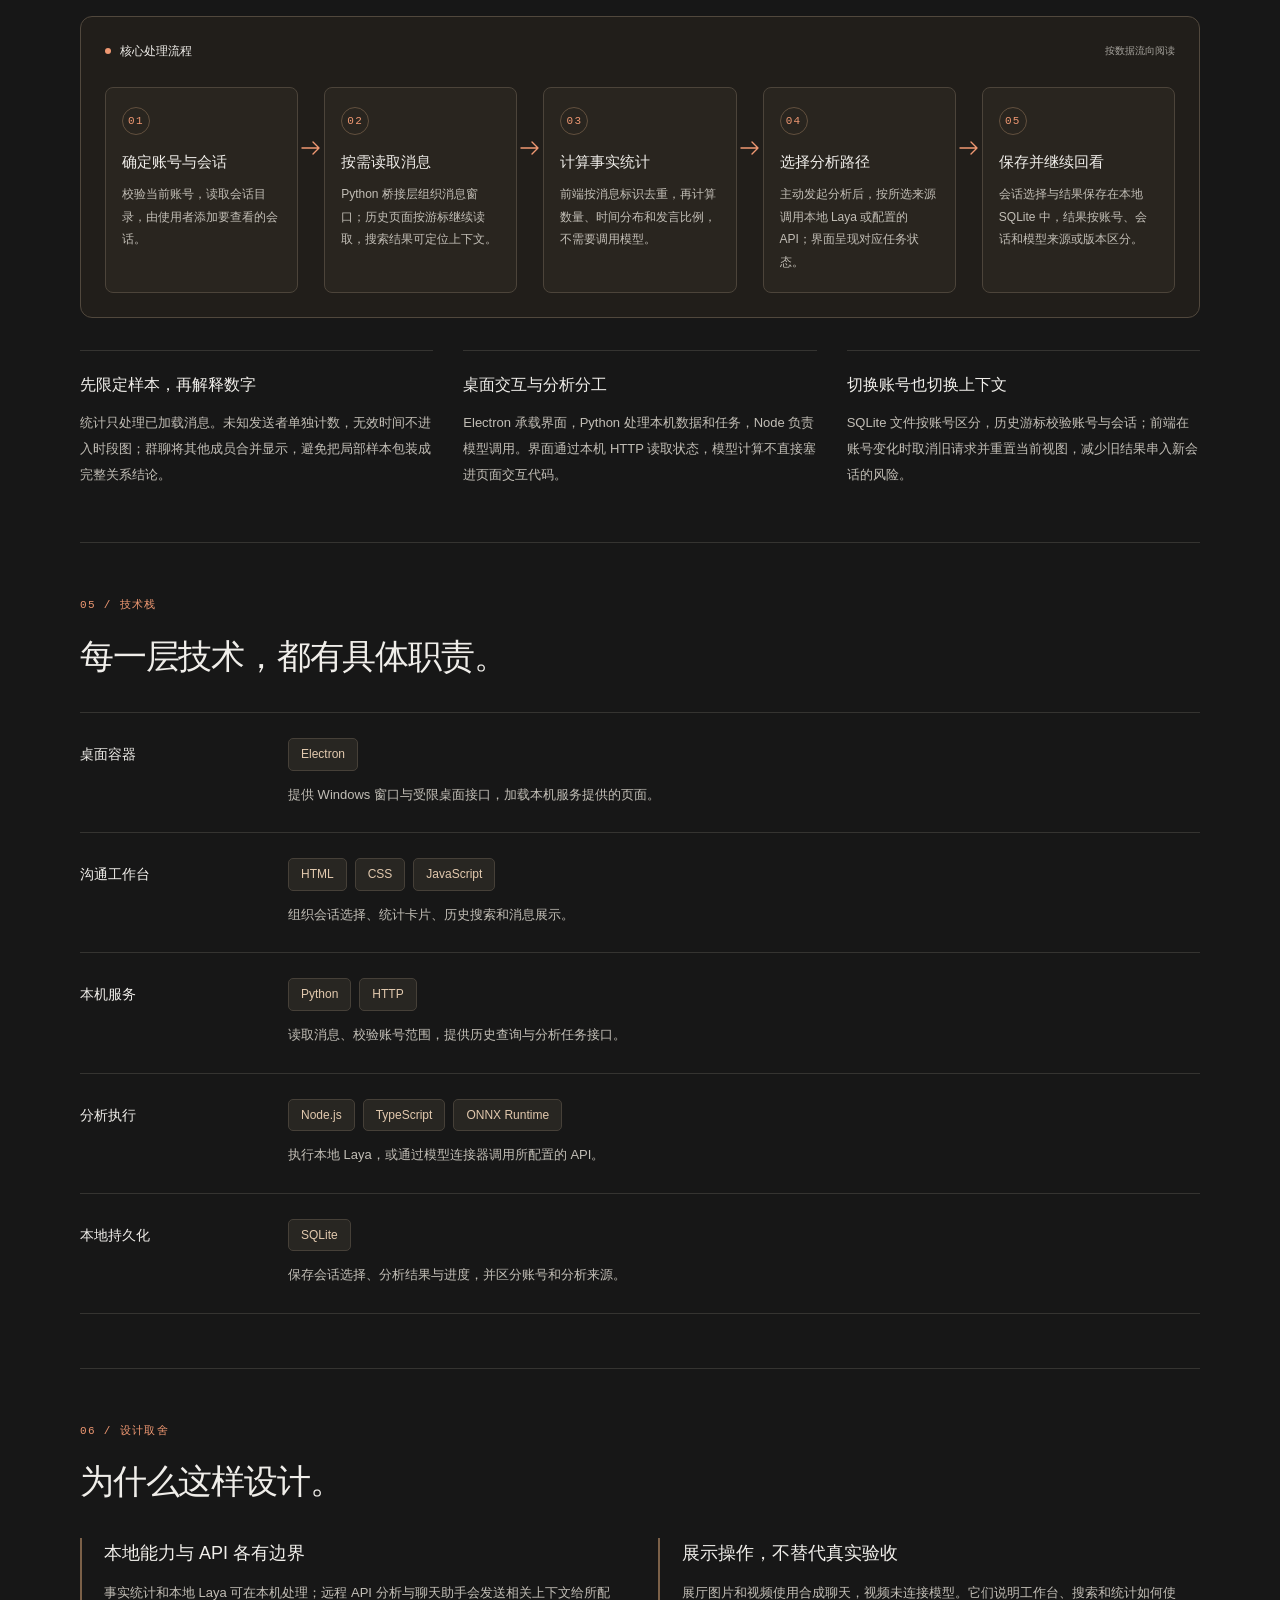
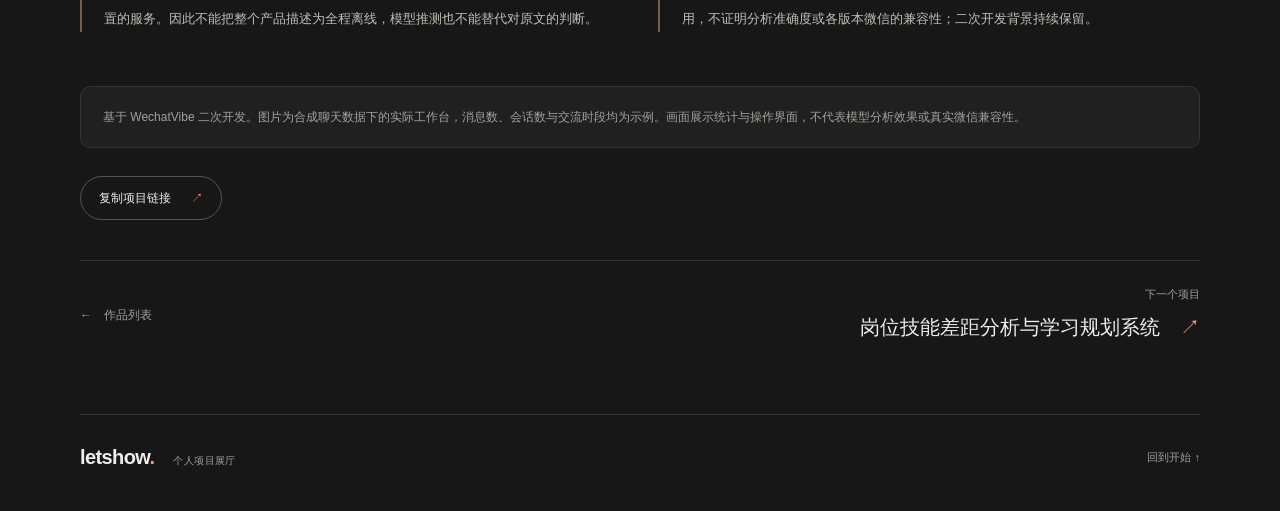
<file: projects/wxtool/index.html>
<!DOCTYPE html><html lang="zh-CN"><head><meta charset="utf-8"><meta http-equiv="Content-Security-Policy" content="default-src 'self'; script-src 'self' 'sha256-/shXMr2OihsRv8CWag9vAklJfCwr9Tyyzj+A23+vwCA=' 'sha256-zLakd8B77ncjwmERFoytzZakohlbPKrEmWP+P48kZ+E='; script-src-attr 'none'; style-src 'self' 'unsafe-inline'; img-src 'self' data:; font-src 'self'; media-src 'self'; connect-src 'none'; object-src 'none'; frame-src 'none'; worker-src 'none'; base-uri 'self'; form-action 'none'"><meta name="referrer" content="no-referrer"><meta name="viewport" content="width=device-width, initial-scale=1"><meta name="color-scheme" content="dark"><meta name="theme-color" content="#171717"><meta name="description" content="面向 Windows 的微信聊天分析工具，整理沟通统计和分析结果。"><meta name="robots" content="noindex, nofollow"><meta property="og:type" content="website"><meta property="og:locale" content="zh_CN"><meta property="og:site_name" content="LetShow · 我的项目展厅"><meta property="og:title" content="微语 / WXtool — LetShow"><meta property="og:description" content="面向 Windows 的微信聊天分析工具，整理沟通统计和分析结果。"><meta name="twitter:card" content="summary_large_image"><meta name="twitter:title" content="微语 / WXtool — LetShow"><meta name="twitter:description" content="面向 Windows 的微信聊天分析工具，整理沟通统计和分析结果。"><link rel="canonical" href="https://chenc55.github.io/projects/wxtool/"><meta property="og:url" content="https://chenc55.github.io/projects/wxtool/"><meta property="og:image" content="https://chenc55.github.io/images/projects/wxtool/workspace.png"><meta property="og:image:alt" content="微语合成聊天测试环境的沟通工作台，展示会话选择、已加载消息统计、交流时段和本地模型状态"><meta property="og:image:width" content="1920"><meta property="og:image:height" content="1293"><meta name="twitter:image" content="https://chenc55.github.io/images/projects/wxtool/workspace.png"><meta name="twitter:image:alt" content="微语合成聊天测试环境的沟通工作台，展示会话选择、已加载消息统计、交流时段和本地模型状态"><title>微语 / WXtool — LetShow</title><link rel="icon" href="data:image/svg+xml,%3Csvg xmlns='http://www.w3.org/2000/svg' viewBox='0 0 32 32'%3E%3Crect width='32' height='32' rx='8' fill='%23ff7951'/%3E%3Cpath d='M10 8v16h14v-5h-9V8z' fill='%23101617'/%3E%3C/svg%3E"><link rel="stylesheet" href="/_astro/BaseLayout.BlM0MreG.css"><link rel="stylesheet" href="/_astro/_id_.DTfwZXMk.css"></head><body><a class="skip" href="#main-content">跳到主要内容</a><header class="header"><div class="wrap header-row"><a class="brand" href="/#top" aria-label="LetShow 知行录 首页"><span class="brand-mark" aria-hidden="true"><i></i><i></i><i></i><i></i></span><span class="brand-copy"><span>letshow</span><span class="brand-name-zh">知行录</span></span></a><nav class="nav" aria-label="主导航"><a class="nav-work" href="/#works">作品</a><a href="/#about">关于</a></nav></div></header><main id="main-content" tabindex="-1"><article class="wrap detail" data-project-detail aria-labelledby="detail-title"><a class="back-link" data-return-works href="/#works"><span aria-hidden="true">←</span> 返回作品列表</a><div class="detail-heading"><div><p class="eyebrow mono">03 / 桌面工具 · 二次开发</p><h1 id="detail-title">微语 / WXtool</h1></div><div class="detail-intro"><p>面向 Windows 的微信聊天分析工具，整理沟通统计和分析结果。</p><p class="detail-attribution">基于 WechatVibe 二次开发</p></div></div><div class="case-study" data-astro-cid-xkkcabxo><nav class="case-nav" aria-label="项目介绍目录" data-astro-cid-xkkcabxo><a href="#background" data-astro-cid-xkkcabxo>项目背景</a><a href="#problems" data-astro-cid-xkkcabxo>痛点与解法</a><a href="#demo" data-astro-cid-xkkcabxo>操作演示</a><a href="#experience" data-astro-cid-xkkcabxo>图文体验</a><a href="#principle" data-astro-cid-xkkcabxo>实现原理</a><a href="#stack" data-astro-cid-xkkcabxo>技术栈</a><a href="#choices" data-astro-cid-xkkcabxo>设计取舍</a></nav><section id="background" class="case-section case-overview" aria-labelledby="background-title" tabindex="-1" data-astro-cid-xkkcabxo><div class="case-narrative" data-astro-cid-xkkcabxo><p class="case-kicker mono" data-astro-cid-xkkcabxo>01 / 项目背景</p><h2 id="background-title" data-astro-cid-xkkcabxo><span data-astro-cid-xkkcabxo>先看清聊天事实，</span><span data-astro-cid-xkkcabxo>再决定如何理解。</span></h2><div class="case-prose" data-astro-cid-xkkcabxo><p data-astro-cid-xkkcabxo>聊天记录按时间不断向后累积。想回顾一段交流时，既需要找到具体说过的话，也需要了解消息数量、交流时段和双方发言情况。微语把这些观察放到一个工作台，给回看聊天提供清楚的起点。</p><p data-astro-cid-xkkcabxo>项目基于 WechatVibe 二次开发，保留上游的聊天读取与分析能力，增加会话概览和快捷入口。产品思路是先呈现可以核对的统计，再由使用者选择原文、画像或分析工具，避免一打开就只看到模型结论。</p></div></div><aside class="case-brief" aria-label="适用场景与核心能力" data-astro-cid-xkkcabxo><p class="case-label" data-astro-cid-xkkcabxo>为谁而做</p><p class="case-audience" data-astro-cid-xkkcabxo>面向希望回看自己有权访问的微信会话、整理沟通节奏的 Windows 用户。</p><p class="case-label case-brief-label" data-astro-cid-xkkcabxo>核心能力</p><ul class="case-capabilities" role="list" data-astro-cid-xkkcabxo><li data-astro-cid-xkkcabxo>沟通统计与分析工作台</li><li data-astro-cid-xkkcabxo>历史消息的分析与进度展示</li><li data-astro-cid-xkkcabxo>面向 Windows 的桌面使用体验</li></ul></aside></section><section id="problems" class="case-section" aria-labelledby="problems-title" tabindex="-1" data-astro-cid-xkkcabxo><div class="case-section-heading" data-astro-cid-xkkcabxo><p class="case-kicker mono" data-astro-cid-xkkcabxo>02 / 痛点与解法</p><h2 id="problems-title" data-astro-cid-xkkcabxo>把使用中的阻碍，变成明确的功能。</h2></div><div class="case-problems" data-astro-cid-xkkcabxo><article class="case-problem" data-astro-cid-xkkcabxo><span class="case-number mono" aria-hidden="true" data-astro-cid-xkkcabxo>01</span><h3 data-astro-cid-xkkcabxo>记录很多，缺少概览</h3><dl data-astro-cid-xkkcabxo><dt data-astro-cid-xkkcabxo>遇到的问题</dt><dd data-astro-cid-xkkcabxo>只看连续的聊天气泡，很难快速了解这一段交流的规模和节奏。</dd><dt class="solution-label" data-astro-cid-xkkcabxo>项目的做法</dt><dd data-astro-cid-xkkcabxo>汇总已加载消息的数量、类型、平均文本长度、发言占比和小时分布。</dd></dl></article><article class="case-problem" data-astro-cid-xkkcabxo><span class="case-number mono" aria-hidden="true" data-astro-cid-xkkcabxo>02</span><h3 data-astro-cid-xkkcabxo>找到一句话，仍缺上下文</h3><dl data-astro-cid-xkkcabxo><dt data-astro-cid-xkkcabxo>遇到的问题</dt><dd data-astro-cid-xkkcabxo>搜到关键词后，孤立的句子可能不足以理解当时讨论的事情。</dd><dt class="solution-label" data-astro-cid-xkkcabxo>项目的做法</dt><dd data-astro-cid-xkkcabxo>支持关键词或日期搜索，点击结果定位原对话，并继续查看前后消息。</dd></dl></article><article class="case-problem" data-astro-cid-xkkcabxo><span class="case-number mono" aria-hidden="true" data-astro-cid-xkkcabxo>03</span><h3 data-astro-cid-xkkcabxo>统计与推测容易混在一起</h3><dl data-astro-cid-xkkcabxo><dt data-astro-cid-xkkcabxo>遇到的问题</dt><dd data-astro-cid-xkkcabxo>消息数量与情绪、意图等模型判断性质不同，需要分别理解。</dd><dt class="solution-label" data-astro-cid-xkkcabxo>项目的做法</dt><dd data-astro-cid-xkkcabxo>工作台统计独立于模型运行；分析另有入口，展示进度和待分析状态。</dd></dl></article></div></section><div id="demo" class="case-demo" tabindex="-1" data-astro-cid-xkkcabxo><section class="project-video" aria-labelledby="video-heading"><div class="video-heading"><div><p class="eyebrow mono">PROJECT WALKTHROUGH</p><h2 id="video-heading">看一段实际操作。</h2></div><span class="video-meta">0:32 · 无声演示</span></div><video controls playsinline preload="none" poster="/images/projects/wxtool/demo-poster.jpg" width="1280" height="800" aria-label="微语 / WXtool操作演示" aria-describedby="video-description"><source src="/videos/projects/wxtool/preview.mp4" type="video/mp4"><track kind="captions" src="/videos/projects/wxtool/preview.vtt" srclang="zh" label="中文步骤说明">当前浏览器无法播放视频，可<a href="/videos/projects/wxtool/preview.mp4">打开 MP4 视频</a>，或阅读下方演示步骤。</video><div class="video-caption"><p id="video-description">选择会话、浏览消息统计，再搜索并定位历史聊天。录制于实际工作台，聊天均为人工编写的合成数据；未连接模型，人物画像保留待分析状态。</p><a class="video-direct" href="/videos/projects/wxtool/preview.mp4">单独打开视频 <span aria-hidden="true">↗</span></a></div><details class="video-transcript"><summary>查看演示步骤</summary><ol><li>在沟通工作台选择“乔宁 · 合成长对话”，查看已加载消息统计。</li><li>进入聊天原文，打开聊天记录，搜索关键词“安排”。</li><li>点击搜索结果，定位到原始对话并查看上下文。</li><li>打开人物画像，查看尚未分析的状态，然后返回工作台。</li></ol></details></section></div><section id="experience" class="case-section" aria-labelledby="experience-title" tabindex="-1" data-astro-cid-xkkcabxo><div class="case-section-heading" data-astro-cid-xkkcabxo><p class="case-kicker mono" data-astro-cid-xkkcabxo>03 / 图文体验</p><h2 id="experience-title" data-astro-cid-xkkcabxo>从界面，看功能如何落地。</h2><p data-astro-cid-xkkcabxo>结合实际界面阅读；截图使用合成展示数据，可放大查看。</p></div><div class="case-walkthrough" data-astro-cid-xkkcabxo><article class="case-scene" aria-labelledby="scene-1" data-astro-cid-xkkcabxo><div class="case-scene-copy" data-astro-cid-xkkcabxo><p class="case-number mono" data-astro-cid-xkkcabxo>01 / EXPERIENCE</p><h3 id="scene-1" data-astro-cid-xkkcabxo>从会话速览进入具体聊天</h3><p data-astro-cid-xkkcabxo>工作台上方先说明账号、会话和模型状态。选定会话后，数字卡片呈现当前加载窗口内的消息情况，下方展示交流时段与双方占比，再通过按钮进入聊天、画像或设置。截图中的会话与数字来自合成数据，供观察界面组织方式。</p><ul class="case-points" role="list" data-astro-cid-xkkcabxo><li data-astro-cid-xkkcabxo>统计区明确写出样本范围，加载更早记录后重新计算，不把当前窗口当作全部历史。</li><li data-astro-cid-xkkcabxo>视频补充演示关键词搜索与原文定位；未运行模型的画像保持待分析状态。</li></ul></div><div class="case-scene-media" data-astro-cid-xkkcabxo><div data-artwork-viewer><figure class="detail-art" aria-label="微语 / WXtool：沟通工作台与会话统计"><div class="artwork-trigger-area"><div class="art art-media" data-artwork="wxtool"><img class="art-image" src="/images/projects/wxtool/workspace.png" alt="微语合成聊天测试环境的沟通工作台，展示会话选择、已加载消息统计、交流时段和本地模型状态" width="1920" height="1293" loading="lazy" decoding="async"><span class="art-media-label">实际界面截图 · 合成聊天数据 · 非分析效果证明</span></div><button class="artwork-open" data-artwork-open type="button" hidden aria-haspopup="dialog" aria-controls="artwork-wxtool-1" aria-expanded="false" aria-label="放大查看微语 / WXtool：沟通工作台与会话统计"><span class="artwork-open-label"><span aria-hidden="true">↗</span> 放大查看图片</span></button></div><figcaption class="artwork-caption">沟通工作台与会话统计</figcaption></figure><dialog class="artwork-dialog" data-artwork-dialog id="artwork-wxtool-1" aria-labelledby="artwork-wxtool-1-title" aria-describedby="artwork-wxtool-1-description"><div class="artwork-dialog-panel"><header class="artwork-dialog-header"><div><h2 id="artwork-wxtool-1-title">沟通工作台与会话统计</h2><p id="artwork-wxtool-1-description">实际界面截图 · 合成聊天数据 · 非分析效果证明</p></div><button class="artwork-close" data-artwork-close type="button" autofocus>关闭 <span aria-hidden="true">×</span></button></header><div class="artwork-dialog-art"><div class="art art-media" data-artwork="wxtool"><img class="art-image" src="/images/projects/wxtool/workspace.png" alt="微语合成聊天测试环境的沟通工作台，展示会话选择、已加载消息统计、交流时段和本地模型状态" width="1920" height="1293" loading="eager" decoding="async"><span class="art-media-label">实际界面截图 · 合成聊天数据 · 非分析效果证明</span></div></div></div></dialog></div><script type="module">function e(e){let t=Array.from(e.querySelectorAll(`a[data-return-works]`)),n=e.querySelector(`a[data-next-project]`),r=n?new URL(n.href):null,i=new Set([`web`,`desktop`]),a=()=>{let e=new URLSearchParams(location.search).getAll(`from`),a=e.length===1&&i.has(e[0])?e[0]:`all`,o=new URL(`/#works`,location.origin);if(a!==`all`&&o.searchParams.set(`category`,a),t.forEach(e=>{e.href=`${o.pathname}${o.search}${o.hash}`}),n&&r&&r.origin===location.origin&&r.pathname.startsWith(`/projects/`)){let e=new URL(r.href);a===`all`?e.searchParams.delete(`from`):e.searchParams.set(`from`,a),n.href=`${e.pathname}${e.search}${e.hash}`}};a(),window.addEventListener(`popstate`,a),window.addEventListener(`pageshow`,e=>{e.persisted&&a()})}function t(e){let t=e.querySelector(`[data-project-share]`),n=t?.querySelector(`[data-copy-project]`),r=t?.querySelector(`[data-share-status]`),i=t?.querySelector(`[data-share-fallback]`),a=t?.querySelector(`[data-share-url]`);if(!t||!n||!r||!i||!a)return;let o=new URL(location.pathname,location.origin).href;a.value=o,n.addEventListener(`click`,async()=>{n.disabled=!0,r.textContent=``;try{if(!navigator.clipboard?.writeText)throw Error(`clipboard_unavailable`);await navigator.clipboard.writeText(o),i.hidden=!0,r.textContent=`项目链接已复制。`}catch{i.hidden=!1,r.textContent=`请复制下方已选中的链接。`,a.focus(),a.select()}finally{n.disabled=!1}}),t.hidden=!1}function n(e){let t=e.querySelector(`button[data-artwork-open]`),n=e.querySelector(`dialog[data-artwork-dialog]`),r=n?.querySelector(`button[data-artwork-close]`),i=n?.getAttribute(`aria-labelledby`),a=n?.getAttribute(`aria-describedby`),o=i?document.getElementById(i):null,s=a?document.getElementById(a):null;if(!t||!n||!r||!n.id||t.getAttribute(`aria-controls`)!==n.id||!o||!s||!n.contains(o)||!n.contains(s)||!e.querySelector(`.detail-art [data-artwork]`)||!n.querySelector(`.artwork-dialog-art [data-artwork]`)||typeof n.showModal!=`function`||typeof n.close!=`function`)return;let c,l=!1,u=!0,d=()=>{c=void 0},f=e=>{let t=n.getBoundingClientRect();return e.clientX<t.left||e.clientX>t.right||e.clientY<t.top||e.clientY>t.bottom};t.addEventListener(`click`,()=>{l||n.open||!n.isConnected||(d(),u=!0,n.showModal(),t.setAttribute(`aria-expanded`,`true`))}),r.addEventListener(`click`,()=>{n.open&&n.close()}),n.addEventListener(`pointerdown`,e=>{d(),n.open&&e.isPrimary&&e.button===0&&e.target===n&&f(e)&&(c=e.pointerId)}),n.addEventListener(`pointerup`,e=>{let t=c===e.pointerId;d(),n.open&&t&&e.isPrimary&&e.button===0&&e.target===n&&f(e)&&n.close()}),n.addEventListener(`pointercancel`,d),n.addEventListener(`cancel`,d),n.addEventListener(`close`,()=>{n.open||(d(),t.setAttribute(`aria-expanded`,`false`),u&&!l&&!document.hidden&&t.isConnected&&t.focus({preventScroll:!0}))}),window.addEventListener(`blur`,d),window.addEventListener(`pagehide`,()=>{l=!0,u=!1,d(),t.setAttribute(`aria-expanded`,`false`),n.open&&n.close()}),window.addEventListener(`pageshow`,()=>{l=!1,d(),t.setAttribute(`aria-expanded`,String(n.open))}),t.hidden=!1}var r=document.querySelector(`[data-project-detail]`);r&&(e(r),t(r)),document.querySelectorAll(`[data-artwork-viewer]`).forEach(n);</script></div></article></div></section><section id="principle" class="case-section" aria-labelledby="principle-title" tabindex="-1" data-astro-cid-xkkcabxo><div class="case-section-heading" data-astro-cid-xkkcabxo><p class="case-kicker mono" data-astro-cid-xkkcabxo>04 / 实现原理</p><h2 id="principle-title" data-astro-cid-xkkcabxo>一次操作，背后如何流转。</h2></div><figure class="case-flow" aria-labelledby="flow-caption" data-astro-cid-xkkcabxo><figcaption id="flow-caption" data-astro-cid-xkkcabxo><span class="flow-dot" aria-hidden="true" data-astro-cid-xkkcabxo></span>核心处理流程<span class="flow-caption-note" data-astro-cid-xkkcabxo>按数据流向阅读</span></figcaption><ol class="flow-steps" role="list" style="--flow-count: 5" data-astro-cid-xkkcabxo><li class="flow-step" data-astro-cid-xkkcabxo><span class="flow-index mono" aria-hidden="true" data-astro-cid-xkkcabxo>01</span><h3 data-astro-cid-xkkcabxo>确定账号与会话</h3><p data-astro-cid-xkkcabxo>校验当前账号，读取会话目录，由使用者添加要查看的会话。</p><svg class="flow-arrow" width="24" height="24" viewBox="0 0 24 24" fill="none" aria-hidden="true" data-astro-cid-xkkcabxo><path d="M3 12h17m-6-6 6 6-6 6" stroke="currentColor" stroke-width="1.4" stroke-linecap="round" stroke-linejoin="round" data-astro-cid-xkkcabxo></path></svg></li><li class="flow-step" data-astro-cid-xkkcabxo><span class="flow-index mono" aria-hidden="true" data-astro-cid-xkkcabxo>02</span><h3 data-astro-cid-xkkcabxo>按需读取消息</h3><p data-astro-cid-xkkcabxo>Python 桥接层组织消息窗口；历史页面按游标继续读取，搜索结果可定位上下文。</p><svg class="flow-arrow" width="24" height="24" viewBox="0 0 24 24" fill="none" aria-hidden="true" data-astro-cid-xkkcabxo><path d="M3 12h17m-6-6 6 6-6 6" stroke="currentColor" stroke-width="1.4" stroke-linecap="round" stroke-linejoin="round" data-astro-cid-xkkcabxo></path></svg></li><li class="flow-step" data-astro-cid-xkkcabxo><span class="flow-index mono" aria-hidden="true" data-astro-cid-xkkcabxo>03</span><h3 data-astro-cid-xkkcabxo>计算事实统计</h3><p data-astro-cid-xkkcabxo>前端按消息标识去重，再计算数量、时间分布和发言比例，不需要调用模型。</p><svg class="flow-arrow" width="24" height="24" viewBox="0 0 24 24" fill="none" aria-hidden="true" data-astro-cid-xkkcabxo><path d="M3 12h17m-6-6 6 6-6 6" stroke="currentColor" stroke-width="1.4" stroke-linecap="round" stroke-linejoin="round" data-astro-cid-xkkcabxo></path></svg></li><li class="flow-step" data-astro-cid-xkkcabxo><span class="flow-index mono" aria-hidden="true" data-astro-cid-xkkcabxo>04</span><h3 data-astro-cid-xkkcabxo>选择分析路径</h3><p data-astro-cid-xkkcabxo>主动发起分析后，按所选来源调用本地 Laya 或配置的 API；界面呈现对应任务状态。</p><svg class="flow-arrow" width="24" height="24" viewBox="0 0 24 24" fill="none" aria-hidden="true" data-astro-cid-xkkcabxo><path d="M3 12h17m-6-6 6 6-6 6" stroke="currentColor" stroke-width="1.4" stroke-linecap="round" stroke-linejoin="round" data-astro-cid-xkkcabxo></path></svg></li><li class="flow-step" data-astro-cid-xkkcabxo><span class="flow-index mono" aria-hidden="true" data-astro-cid-xkkcabxo>05</span><h3 data-astro-cid-xkkcabxo>保存并继续回看</h3><p data-astro-cid-xkkcabxo>会话选择与结果保存在本地 SQLite 中，结果按账号、会话和模型来源或版本区分。</p></li></ol></figure><div class="case-principles" data-astro-cid-xkkcabxo><article data-astro-cid-xkkcabxo><h3 data-astro-cid-xkkcabxo>先限定样本，再解释数字</h3><p data-astro-cid-xkkcabxo>统计只处理已加载消息。未知发送者单独计数，无效时间不进入时段图；群聊将其他成员合并显示，避免把局部样本包装成完整关系结论。</p></article><article data-astro-cid-xkkcabxo><h3 data-astro-cid-xkkcabxo>桌面交互与分析分工</h3><p data-astro-cid-xkkcabxo>Electron 承载界面，Python 处理本机数据和任务，Node 负责模型调用。界面通过本机 HTTP 读取状态，模型计算不直接塞进页面交互代码。</p></article><article data-astro-cid-xkkcabxo><h3 data-astro-cid-xkkcabxo>切换账号也切换上下文</h3><p data-astro-cid-xkkcabxo>SQLite 文件按账号区分，历史游标校验账号与会话；前端在账号变化时取消旧请求并重置当前视图，减少旧结果串入新会话的风险。</p></article></div></section><section id="stack" class="case-section" aria-labelledby="stack-title" tabindex="-1" data-astro-cid-xkkcabxo><div class="case-section-heading" data-astro-cid-xkkcabxo><p class="case-kicker mono" data-astro-cid-xkkcabxo>05 / 技术栈</p><h2 id="stack-title" data-astro-cid-xkkcabxo>每一层技术，都有具体职责。</h2></div><dl class="case-stack" data-astro-cid-xkkcabxo><div class="stack-row" data-astro-cid-xkkcabxo><dt data-astro-cid-xkkcabxo>桌面容器</dt><dd data-astro-cid-xkkcabxo><ul class="stack-tools" role="list" data-astro-cid-xkkcabxo><li data-astro-cid-xkkcabxo>Electron</li></ul><p data-astro-cid-xkkcabxo>提供 Windows 窗口与受限桌面接口，加载本机服务提供的页面。</p></dd></div><div class="stack-row" data-astro-cid-xkkcabxo><dt data-astro-cid-xkkcabxo>沟通工作台</dt><dd data-astro-cid-xkkcabxo><ul class="stack-tools" role="list" data-astro-cid-xkkcabxo><li data-astro-cid-xkkcabxo>HTML</li><li data-astro-cid-xkkcabxo>CSS</li><li data-astro-cid-xkkcabxo>JavaScript</li></ul><p data-astro-cid-xkkcabxo>组织会话选择、统计卡片、历史搜索和消息展示。</p></dd></div><div class="stack-row" data-astro-cid-xkkcabxo><dt data-astro-cid-xkkcabxo>本机服务</dt><dd data-astro-cid-xkkcabxo><ul class="stack-tools" role="list" data-astro-cid-xkkcabxo><li data-astro-cid-xkkcabxo>Python</li><li data-astro-cid-xkkcabxo>HTTP</li></ul><p data-astro-cid-xkkcabxo>读取消息、校验账号范围，提供历史查询与分析任务接口。</p></dd></div><div class="stack-row" data-astro-cid-xkkcabxo><dt data-astro-cid-xkkcabxo>分析执行</dt><dd data-astro-cid-xkkcabxo><ul class="stack-tools" role="list" data-astro-cid-xkkcabxo><li data-astro-cid-xkkcabxo>Node.js</li><li data-astro-cid-xkkcabxo>TypeScript</li><li data-astro-cid-xkkcabxo>ONNX Runtime</li></ul><p data-astro-cid-xkkcabxo>执行本地 Laya，或通过模型连接器调用所配置的 API。</p></dd></div><div class="stack-row" data-astro-cid-xkkcabxo><dt data-astro-cid-xkkcabxo>本地持久化</dt><dd data-astro-cid-xkkcabxo><ul class="stack-tools" role="list" data-astro-cid-xkkcabxo><li data-astro-cid-xkkcabxo>SQLite</li></ul><p data-astro-cid-xkkcabxo>保存会话选择、分析结果与进度，并区分账号和分析来源。</p></dd></div></dl></section><section id="choices" class="case-section" aria-labelledby="choices-title" tabindex="-1" data-astro-cid-xkkcabxo><div class="case-section-heading" data-astro-cid-xkkcabxo><p class="case-kicker mono" data-astro-cid-xkkcabxo>06 / 设计取舍</p><h2 id="choices-title" data-astro-cid-xkkcabxo>为什么这样设计。</h2></div><div class="case-choices" data-astro-cid-xkkcabxo><article data-astro-cid-xkkcabxo><h3 data-astro-cid-xkkcabxo>本地能力与 API 各有边界</h3><p data-astro-cid-xkkcabxo>事实统计和本地 Laya 可在本机处理；远程 API 分析与聊天助手会发送相关上下文给所配置的服务。因此不能把整个产品描述为全程离线，模型推测也不能替代对原文的判断。</p></article><article data-astro-cid-xkkcabxo><h3 data-astro-cid-xkkcabxo>展示操作，不替代真实验收</h3><p data-astro-cid-xkkcabxo>展厅图片和视频使用合成聊天，视频未连接模型。它们说明工作台、搜索和统计如何使用，不证明分析准确度或各版本微信的兼容性；二次开发背景持续保留。</p></article></div></section></div><aside class="detail-note" aria-label="展示说明">基于 WechatVibe 二次开发。图片为合成聊天数据下的实际工作台，消息数、会话数与交流时段均为示例。画面展示统计与操作界面，不代表模型分析效果或真实微信兼容性。</aside><div class="project-share" data-project-share hidden><button type="button" class="outline-link" data-copy-project>复制项目链接 <span aria-hidden="true">↗</span></button><p class="share-status" data-share-status role="status" aria-live="polite" aria-atomic="true"></p><div class="share-fallback" data-share-fallback hidden><label for="project-share-url">项目链接</label><input id="project-share-url" data-share-url type="url" readonly></div></div><nav class="detail-next" aria-label="项目浏览"><a class="back-link" data-return-works href="/#works"><span aria-hidden="true">←</span> 作品列表</a><a class="next-project" data-next-project href="/projects/bs/" aria-label="下一个项目：岗位技能差距分析与学习规划系统"><span class="next-label">下一个项目</span><span class="next-name">岗位技能差距分析与学习规划系统<span class="next-arrow" aria-hidden="true">↗</span></span></a></nav></article></main><footer class="footer"><div class="wrap"><div class="footer-row"><span class="footer-signature">letshow<span class="accent">.</span> <span class="muted">个人项目展厅</span></span><a href="/#top">回到开始 <span aria-hidden="true">↑</span></a></div></div></footer></body></html>
</file>
<file: _astro/BaseLayout.BlM0MreG.css>
:root{color-scheme:dark;--bg:#171717;--surface:#202020;--ink:#f0eeea;--muted:#a4a19b;--line:#353431;--accent:#ef9872;--sans:"Segoe UI", "Microsoft YaHei", "PingFang SC", sans-serif;--mono:"Cascadia Code", "Consolas", monospace;--max:1120px}*{box-sizing:border-box}html{scroll-behavior:smooth;scroll-padding-top:104px}body{background:var(--bg);color:var(--ink);font:15px/1.7 var(--sans);-webkit-font-smoothing:antialiased;margin:0}a{color:inherit;text-decoration:none}button{color:inherit;font:inherit;cursor:pointer;background:0 0;border:0}button,a{-webkit-tap-highlight-color:transparent}h1,h2,h3,p{margin:0}img,svg{display:block}button:focus-visible,a:focus-visible,input:focus-visible,summary:focus-visible,video:focus-visible{outline:2px solid var(--accent);outline-offset:5px}main:focus,[tabindex="-1"]:focus{outline:none}::selection{color:var(--bg);background:var(--accent)}[hidden]{display:none!important}.wrap{width:min(var(--max), calc(100% - 96px));margin-inline:auto}.mono{font:11px/1.5 var(--mono);letter-spacing:.12em}.muted{color:var(--muted)}.accent{color:var(--accent)}.sr-only{clip:rect(0,0,0,0);white-space:nowrap;border:0;width:1px;height:1px;margin:-1px;padding:0;position:absolute;overflow:hidden}.skip{z-index:100;background:var(--accent);color:var(--bg);border-radius:8px;padding:10px 18px;position:fixed;top:-100px;left:20px}.skip:focus{top:12px}.header{z-index:20;backdrop-filter:blur(16px);background:#171717f0;position:sticky;top:0}.header-row{border-bottom:1px solid var(--line);justify-content:space-between;align-items:center;gap:24px;height:92px;display:flex}.brand{letter-spacing:-.9px;align-items:center;gap:10px;font-size:24px;font-weight:650;line-height:1;display:inline-flex}.brand-copy{white-space:nowrap;flex-direction:column;align-items:flex-start;gap:5px;display:flex}.brand-name-zh{color:var(--muted);letter-spacing:.16em;font-size:12px;font-weight:500;line-height:1.25}.brand-mark{background:var(--accent);border-radius:7px;grid-template:repeat(2,5px)/repeat(2,5px);place-content:center;gap:3px;width:28px;height:28px;display:grid}.brand-mark i{background:var(--bg);border-radius:1px}.brand-mark i:last-child{background:0 0}.nav{border:1px solid var(--line);border-radius:50px;gap:4px;padding:4px;display:flex}.nav a{color:var(--muted);border-radius:24px;padding:7px 20px;font-size:13px;transition:background .2s,color .2s}.nav .nav-work{color:var(--ink);background:#33322f}.nav a:hover{color:var(--ink);background:#3d3b37}.hero{padding-block:66px 62px}.eyebrow{color:var(--muted);letter-spacing:.1em;align-items:center;gap:9px;font-size:11px;display:flex}.status-dot{background:var(--accent);border-radius:50%;flex-shrink:0;width:6px;height:6px}.hero-grid{grid-template-columns:minmax(0,1.8fr) minmax(0,1fr);align-items:end;gap:36px;margin-top:24px;display:grid}.hero h1{letter-spacing:-.05em;font-size:clamp(38px,4.7vw,62px);font-weight:550;line-height:1.36}.hero-emphasis{color:var(--accent)}.hero-note{padding-bottom:7px}.hero-note p{color:var(--muted);font-size:13px;line-height:1.95}.text-link{border-bottom:1px solid #59544d;align-items:center;gap:24px;margin-top:14px;padding-block:8px;font-size:13px;display:inline-flex}.text-link span{color:var(--accent);font-size:20px;line-height:1;transition:transform .2s}.text-link:hover span{transform:translate(2px,2px)}.works{padding-bottom:80px}.collection-heading{border-top:1px solid var(--line);justify-content:space-between;align-items:center;padding-block:20px 18px;display:flex}.collection-heading h2{align-items:start;gap:10px;font-size:20px;font-weight:500;display:flex}.collection-count{font:10px/1.5 var(--mono);color:var(--accent);padding-top:3px}.collection-caption{color:#8f8c86;font-size:10px}.filter-row{justify-content:space-between;align-items:center;gap:16px;margin-bottom:26px;display:flex}.filters{flex-wrap:wrap;gap:6px;display:flex}.filter{min-height:38px;color:var(--muted);border:1px solid #0000;border-radius:30px;padding:7px 15px;font-size:12px;transition:background .2s,color .2s}.filter[aria-pressed=true]{background:var(--ink);color:var(--bg)}.filter:hover:not([aria-pressed=true]){color:var(--ink);background:var(--surface);border-color:var(--line)}.result-count{color:#96938d;font-size:11px}#filter-empty{color:var(--muted);padding:30px 0}.work-grid{grid-template-columns:repeat(2,minmax(0,1fr));gap:46px 28px;padding-top:8px;display:grid}.filter-row:not([hidden])~.work-grid{padding-top:0}.project-card{min-width:0}.work-grid[data-category=all] .project-card--featured{grid-column:1/-1}.project-link{border-radius:14px;flex-direction:column;height:100%;display:flex}.project-cover{isolation:isolate;color:#323631;background:var(--cover);border-radius:14px;flex-shrink:0;height:370px;padding:26px 28px 0;position:relative;overflow:hidden}.cover-bs{--cover:#d6d0c4;--cover-ink:#5e584e}.cover-hireflow{--cover:#b8cbbb;--cover-ink:#3f5547}.cover-wxtool{--cover:#c1cbd7;--cover-ink:#465567}.cover-heading{color:var(--cover-ink);justify-content:space-between;align-items:center;gap:12px;display:flex}.cover-caption{letter-spacing:.11em;font-size:9px}.cover-index{font-size:12px}.cover-title{letter-spacing:-.035em;margin-top:15px;font-size:22px;font-weight:550;line-height:1.5}.cover-title span{display:inline-block}.browser-frame{background:#fff;border:1px solid #00000017;border-radius:9px 9px 0 0;width:100%;margin:24px auto 0;transition:transform .3s;overflow:hidden;box-shadow:0 16px 40px #191b1826}.browser-toolbar{color:#68675f;background:#f6f5f3;border-bottom:1px solid #e8e7e3;justify-content:space-between;align-items:center;gap:12px;height:29px;padding:0 12px;font-size:9px;display:flex}.browser-dots{gap:4px;width:34px;display:flex}.browser-dots i{background:#d2d0cb;border-radius:50%;width:5px;height:5px}.browser-toolbar-end{text-align:right;width:34px}.browser-frame img{width:100%;height:auto}.cover-evidence{z-index:1;background:var(--cover);max-width:calc(100% - 28px);color:var(--cover-ink);border-radius:5px;padding:4px 9px;font-size:10px;line-height:1.5;position:absolute;bottom:12px;right:14px}.cover-placeholder{color:var(--cover-ink);padding-block:70px}.work-grid[data-category=all] .project-card--featured .project-cover{height:450px;padding:30px 38px 0}.work-grid[data-category=all] .project-card--featured .cover-title{margin-top:12px;font-size:32px}.work-grid[data-category=all] .project-card--featured .browser-frame{width:82%;max-width:840px;margin-top:23px}.project-info{flex-direction:column;flex:1;align-items:stretch;padding:22px 2px 0;display:flex}.project-copy{min-width:0}.project-kicker{letter-spacing:.05em;color:var(--muted);margin-bottom:7px;font-size:10px}.project-info h3{letter-spacing:-.025em;text-wrap:balance;font-size:24px;font-weight:500;line-height:1.5}.project-alias{color:var(--muted);letter-spacing:0;margin-left:12px;font-size:13px;font-weight:400;display:inline-block}.project-summary{color:var(--muted);margin-top:7px;font-size:13px}.project-attribution{color:var(--muted);margin-top:6px;font-size:11px}.project-actions{align-items:flex-start;margin-top:auto;padding-top:18px;display:flex}.project-go{min-width:120px;min-height:44px;color:var(--ink);white-space:nowrap;background:#242321;border:1px solid #504b43;border-radius:24px;justify-content:center;align-items:center;gap:14px;padding:10px 16px;transition:background .2s,color .2s,border-color .2s,transform .2s;display:inline-flex}.project-go-text{font-size:12px;font-weight:500;line-height:1.5}.card-arrow{width:16px;height:16px;color:var(--accent);flex-shrink:0;transition:transform .2s}.work-grid[data-category=all] .project-card--featured .project-info{flex-direction:row;justify-content:space-between;align-items:center;gap:24px}.work-grid[data-category=all] .project-card--featured .project-actions{flex-shrink:0;margin-top:0;padding-top:0}.project-link:focus-visible .project-go{border-color:var(--accent);color:var(--accent);background:#352b25}.project-link:active .project-go{background:#403027;transform:translateY(1px)}@media (hover:hover) and (pointer:fine){.project-link:hover .browser-frame{transform:translateY(-5px)}.project-link:hover .project-go{color:var(--accent);background:#352b25;border-color:#b98261}.project-link:hover .card-arrow{transform:translate(2px,-2px)}}.about{border-top:1px solid var(--line);grid-template-columns:minmax(0,1fr) minmax(0,1fr);gap:80px;padding-block:60px 70px;display:grid}.about h2{letter-spacing:-.03em;margin-top:21px;font-size:clamp(27px,3vw,36px);font-weight:500;line-height:1.6}.about-copy{color:var(--muted);padding-top:34px;font-size:14px;line-height:2}.about-copy p+p{margin-top:14px}.about-copy .text-link{color:var(--ink)}.footer{padding-bottom:36px}.footer-row{border-top:1px solid var(--line);color:var(--muted);justify-content:space-between;align-items:center;gap:20px;padding-top:25px;font-size:11px;display:flex}.footer-signature{letter-spacing:-.6px;color:var(--ink);font-size:20px;font-weight:600}.footer-signature .muted{letter-spacing:.04em;margin-left:14px;font-size:10px;font-weight:400;display:inline-block}.footer a{padding:8px 0}.detail{padding-top:30px;padding-bottom:70px}.back-link{color:var(--muted);align-items:center;gap:12px;padding-block:8px;font-size:12px;display:inline-flex}.back-link:hover{color:var(--ink)}.detail-heading{grid-template-columns:minmax(0,1.5fr) minmax(0,1fr);align-items:end;gap:50px;padding-block:42px 36px;display:grid}.detail-heading h1{letter-spacing:-.04em;text-wrap:balance;overflow-wrap:anywhere;margin-top:15px;font-size:clamp(30px,3.8vw,49px);font-weight:500;line-height:1.4}.detail-intro{color:var(--muted);font-size:14px;line-height:1.9}.detail-attribution{color:var(--accent);margin-top:12px;font-size:11px}.detail-gallery{grid-template-columns:minmax(0,1.6fr) minmax(0,1fr);align-items:start;gap:32px;display:grid}.detail-gallery>[data-artwork-viewer]{min-width:0}.detail-gallery>[data-artwork-viewer]:first-child{grid-column:1/-1}.detail-art{margin:0}.art{border-radius:12px;overflow:hidden}.art-media{color:#434944;background:#e0e1dd;grid-template-rows:auto auto;gap:18px;padding:66px 24px 20px;display:grid}.art-media[data-artwork=bs]{background:#ded9cf}.art-media[data-artwork=hireflow]{background:#cbd7ce}.art-media[data-artwork=wxtool]{background:#d0d7df}.art-image{object-fit:contain;object-position:center;width:100%;min-width:0;height:auto;max-height:600px}.detail-art .art-media-portrait .art-image{justify-self:center;width:min(100%,300px)}.art-media-label{color:#4c544d;text-align:center;overflow-wrap:anywhere;font-size:10px;line-height:1.7}.art-placeholder{text-align:center;background:var(--surface);color:var(--muted);padding:90px 24px}.art-placeholder p{margin-top:14px}.artwork-caption{color:var(--muted);margin-top:12px;font-size:12px}.artwork-trigger-area{position:relative}.artwork-open{cursor:zoom-in;border-radius:12px;justify-content:end;align-items:start;width:100%;height:100%;padding:16px;display:flex;position:absolute;inset:0}.artwork-open:focus-visible{outline-offset:-5px}.artwork-open-label{color:#f2f0e9;background:#242722;border:1px solid #595a54;border-radius:30px;align-items:center;gap:8px;padding:7px 12px;font-size:11px;display:inline-flex}.artwork-open-label>span{color:var(--accent);font-size:16px}.artwork-open:hover .artwork-open-label,.artwork-open:focus-visible .artwork-open-label{border-color:var(--accent)}.project-video{margin-bottom:48px}.video-heading{justify-content:space-between;align-items:end;gap:16px;margin-bottom:20px;display:flex}.video-heading h2{letter-spacing:-.03em;margin-top:8px;font-size:clamp(22px,3vw,30px);font-weight:500}.video-meta{color:var(--muted);font:11px/1.7 var(--mono);flex-shrink:0}.project-video video{aspect-ratio:8/5;border:1px solid var(--line);background:#111;border-radius:12px;width:100%;height:auto;display:block}.video-caption{color:var(--muted);justify-content:space-between;align-items:start;gap:24px;padding-top:14px;font-size:12px;line-height:1.9;display:flex}.video-caption p{max-width:760px}.video-direct{color:var(--ink);border-bottom:1px solid var(--line);flex-shrink:0;padding-block:3px}.video-direct span{color:var(--accent);margin-left:9px}.video-transcript{border-block:1px solid var(--line);color:var(--muted);margin-top:16px;font-size:12px}.video-transcript summary{width:fit-content;min-height:44px;color:var(--ink);cursor:pointer;padding-block:12px}.video-transcript ol{margin:0;padding:0 0 16px 24px;line-height:2}html:has(.artwork-dialog[open]){overflow:hidden}.artwork-dialog{border:1px solid var(--line);width:min(1440px,100% - 32px);max-width:none;max-height:calc(100dvh - 32px);color:var(--ink);background:var(--bg);overscroll-behavior:contain;border-radius:12px;margin:auto;padding:0;overflow:auto;box-shadow:0 24px 100px #0008}.artwork-dialog::backdrop{backdrop-filter:blur(6px);background:#101010dc}.artwork-dialog-header{z-index:2;border-bottom:1px solid var(--line);background:var(--bg);justify-content:space-between;align-items:center;gap:24px;padding:20px 24px;display:flex;position:sticky;top:0}.artwork-dialog-header>div{min-width:0}.artwork-dialog-header h2{text-wrap:balance;overflow-wrap:anywhere;font-size:clamp(16px,2vw,22px);font-weight:500;line-height:1.5}.artwork-dialog-header p{color:var(--muted);margin-top:6px;font-size:11px}.artwork-close{border:1px solid #57534b;border-radius:24px;flex-shrink:0;justify-content:center;align-items:center;gap:10px;min-height:44px;padding:8px 14px;font-size:12px;display:inline-flex}.artwork-close>span{color:var(--accent);font-size:21px;line-height:1}.artwork-close:hover{border-color:var(--accent)}.artwork-dialog-art .art-media{border-radius:0;padding:24px}.artwork-dialog-art .art-image{justify-self:center;width:auto;max-width:100%;height:auto;max-height:none}.detail-content{grid-template-columns:minmax(0,1.2fr) minmax(0,.8fr);gap:70px;padding-block:50px;display:grid}.detail-content h2{margin-bottom:18px;font-size:24px;font-weight:500}.detail-story{color:var(--muted);overflow-wrap:anywhere;font-size:14px;line-height:2.1}.detail-story p+p{margin-top:16px}.detail-content .features-title{letter-spacing:.04em;border-bottom:1px solid var(--line);margin-bottom:0;padding-bottom:12px;font-size:13px}.detail-features{margin:0;padding:0;list-style:none}.detail-features li{border-bottom:1px solid var(--line);gap:15px;padding-block:15px;font-size:13px;display:flex}.detail-features li>span{font:10px/1.7 var(--mono);color:var(--accent);flex-shrink:0;padding-top:3px}.detail-note{border:1px solid var(--line);color:var(--muted);background:var(--surface);border-radius:10px;padding:18px 22px;font-size:12px;line-height:2}.outline-link{border:1px solid #57534b;border-radius:30px;justify-content:center;align-items:center;gap:20px;min-height:44px;margin-top:24px;padding:10px 18px;font-size:12px;display:inline-flex}.outline-link:hover{border-color:var(--accent)}.outline-link>span{color:var(--accent)}.project-share{flex-wrap:wrap;align-items:center;gap:14px 20px;margin-top:28px;display:flex}.project-share .outline-link{margin:0}.project-share button:disabled{opacity:.6;cursor:wait}.share-status{color:var(--muted);font-size:12px}.share-fallback{flex-basis:100%;min-width:0}.share-fallback label{color:var(--muted);margin-bottom:8px;font-size:12px;display:block}.share-fallback input{border:1px solid var(--line);background:var(--bg);width:100%;min-width:0;color:var(--ink);font:12px var(--mono);border-radius:6px;padding:12px}.detail-next{border-top:1px solid var(--line);justify-content:space-between;align-items:center;gap:20px;margin-top:40px;padding-top:24px;display:flex}.next-project{text-align:right;max-width:65%}.next-label{color:var(--muted);margin-bottom:6px;font-size:11px;display:block}.next-name{overflow-wrap:anywhere;justify-content:end;align-items:center;gap:20px;font-size:20px;display:flex}.next-arrow{color:var(--accent);flex-shrink:0}.not-found{min-height:65vh;padding-block:clamp(64px,10vw,140px)}.not-found h1{margin-block:24px;font-size:clamp(34px,5vw,64px);font-weight:500;line-height:1.4}.not-found>p:not(.eyebrow){color:var(--muted);font-size:14px;line-height:2}@media (width<=1000px){.wrap{width:calc(100% - 64px)}.hero{padding-block:52px}.hero-grid{grid-template-columns:minmax(0,1fr);gap:20px}.hero h1{font-size:51px}.hero-note{justify-content:space-between;align-items:center;gap:24px;padding:0;display:flex}.hero-note .text-link{margin-top:0}.project-cover{height:325px;padding:22px 22px 0}.cover-title{font-size:19px}.project-info h3{font-size:22px}.about{gap:40px}}@media (width<=700px){html{scroll-padding-top:90px}.wrap{width:calc(100% - 40px)}.header-row{height:76px}.brand{gap:9px;font-size:22px}.brand-mark{border-radius:6px;width:25px;height:25px}.nav a{padding:6px 15px;font-size:12px}.hero{padding-block:42px}.hero-grid{gap:20px;margin-top:22px}.hero h1{letter-spacing:-.04em;font-size:clamp(32px,6.5vw,44px);line-height:1.48}.hero-note{display:block}.hero-note p{font-size:12px}.hero-note .text-link{margin-top:14px}.eyebrow{letter-spacing:.06em;font-size:10px}.works{padding-bottom:48px}.collection-heading{padding-block:18px 16px}.collection-heading h2{font-size:18px}.collection-caption{font-size:9px}.filter-row{flex-wrap:wrap;gap:10px;margin-bottom:20px}.filter{padding:7px 13px;font-size:11px}.result-count{margin-left:auto;font-size:10px}.work-grid{grid-template-columns:minmax(0,1fr);gap:34px}.project-cover,.work-grid[data-category=all] .project-card--featured .project-cover{border-radius:11px;height:340px;padding:24px 22px 0}.cover-title,.work-grid[data-category=all] .project-card--featured .cover-title{margin-top:15px;font-size:22px}.work-grid[data-category=all] .project-card--featured .browser-frame{width:100%;margin-top:24px}.project-info{padding-top:18px}.work-grid[data-category=all] .project-card--featured .project-info{flex-direction:column;align-items:stretch;gap:0}.work-grid[data-category=all] .project-card--featured .project-actions{margin-top:auto;padding-top:18px}.project-info h3{font-size:21px}.project-summary{font-size:12px;line-height:1.8}.project-kicker{font-size:10px}.project-alias{margin-left:9px;font-size:12px}.about{grid-template-columns:minmax(0,1fr);gap:20px;padding-block:40px 48px}.about h2{margin-top:18px;font-size:28px}.about-copy{padding:0;font-size:13px}.footer{padding-bottom:24px}.footer-signature .muted{margin-left:10px;font-size:9px}.footer-row{gap:12px}.detail{padding-top:20px;padding-bottom:44px}.detail-heading{grid-template-columns:minmax(0,1fr);gap:20px;padding-block:30px}.detail-heading h1{font-size:32px}.detail-intro{font-size:13px}.detail-gallery{grid-template-columns:minmax(0,1fr);gap:24px}.project-video{margin-bottom:32px}.video-heading{flex-wrap:wrap;gap:8px;margin-bottom:14px}.video-caption{flex-direction:column;gap:10px;font-size:11px}.art-media{gap:14px;padding:62px 14px 14px}.detail-art .art-media-portrait .art-image{width:min(100%,250px)}.artwork-open{padding:12px}.artwork-dialog{width:calc(100% - 16px);max-height:calc(100dvh - 16px)}.artwork-dialog-header{gap:12px;padding:14px}.artwork-close{gap:7px;padding:8px 11px}.artwork-dialog-art .art-media{padding:14px}.detail-content{grid-template-columns:minmax(0,1fr);gap:30px;padding-block:32px}.detail-content h2{font-size:23px}.detail-story{font-size:13px}.next-name{gap:12px;font-size:15px}}@media (width<=400px){.wrap{width:calc(100% - 32px)}.nav a{padding-inline:12px}.hero h1{font-size:30px}.cover-caption{letter-spacing:.04em;font-size:8px}.cover-title,.work-grid[data-category=all] .project-card--featured .cover-title{font-size:19px}.project-cover,.work-grid[data-category=all] .project-card--featured .project-cover{height:290px;padding-inline:18px}.project-info h3{font-size:20px}.filter{padding-inline:12px}.filters{gap:2px}.footer-signature .muted{margin:3px 0 0;display:block}}@media (prefers-reduced-motion:reduce){html{scroll-behavior:auto}*,:before,:after{transition:none!important;animation:none!important}}
</file>
<file: _astro/_id_.DTfwZXMk.css>
.case-study[data-astro-cid-xkkcabxo]{--case-ink:#c2beb6}.case-nav[data-astro-cid-xkkcabxo]{border-block:1px solid var(--line);flex-wrap:wrap;gap:8px;padding-block:18px;display:flex}.case-nav[data-astro-cid-xkkcabxo] a[data-astro-cid-xkkcabxo]{min-height:40px;color:var(--case-ink);border:1px solid #0000;border-radius:30px;align-items:center;padding:8px 15px;font-size:12px;transition:background .2s,color .2s;display:inline-flex}.case-nav[data-astro-cid-xkkcabxo] a[data-astro-cid-xkkcabxo]:hover{color:var(--ink);background:var(--surface);border-color:var(--line)}.case-section[data-astro-cid-xkkcabxo]{border-bottom:1px solid var(--line);padding-block:54px}.case-section[data-astro-cid-xkkcabxo]:last-child{border:0}.case-kicker[data-astro-cid-xkkcabxo]{color:var(--accent);margin-bottom:16px}h2[data-astro-cid-xkkcabxo]{letter-spacing:-.035em;text-wrap:balance;font-size:clamp(24px,3.2vw,34px);font-weight:500;line-height:1.55}h3[data-astro-cid-xkkcabxo]{font-size:18px;font-weight:500;line-height:1.7}.case-overview[data-astro-cid-xkkcabxo]{border-bottom:0;grid-template-columns:minmax(0,1.6fr) minmax(0,1fr);align-items:start;gap:70px;display:grid}.case-narrative[data-astro-cid-xkkcabxo] h2[data-astro-cid-xkkcabxo]{max-width:630px}.case-narrative[data-astro-cid-xkkcabxo] h2[data-astro-cid-xkkcabxo] span[data-astro-cid-xkkcabxo]{display:inline-block}.case-prose[data-astro-cid-xkkcabxo]{color:var(--case-ink);margin-top:24px;font-size:14px;line-height:2}.case-prose[data-astro-cid-xkkcabxo] p[data-astro-cid-xkkcabxo]+p[data-astro-cid-xkkcabxo]{margin-top:14px}.case-brief[data-astro-cid-xkkcabxo]{border:1px solid var(--line);background:var(--surface);border-radius:12px;padding:26px}.case-label[data-astro-cid-xkkcabxo]{color:var(--muted);font-size:11px}.case-audience[data-astro-cid-xkkcabxo]{margin-top:10px;font-size:14px;line-height:1.9}.case-brief-label[data-astro-cid-xkkcabxo]{border-top:1px solid var(--line);margin-top:24px;padding-top:20px}.case-capabilities[data-astro-cid-xkkcabxo]{color:var(--case-ink);margin:12px 0 0;padding:0;font-size:12px;list-style:none}.case-capabilities[data-astro-cid-xkkcabxo] li[data-astro-cid-xkkcabxo]+li[data-astro-cid-xkkcabxo]{margin-top:8px}.case-capabilities[data-astro-cid-xkkcabxo] li[data-astro-cid-xkkcabxo]:before{content:"↗";color:var(--accent);margin-right:10px}#problems[data-astro-cid-xkkcabxo]{border-bottom:0;padding-top:0}.case-section-heading[data-astro-cid-xkkcabxo]{margin-bottom:30px}.case-section-heading[data-astro-cid-xkkcabxo]>p[data-astro-cid-xkkcabxo]:last-child:not(.case-kicker){color:var(--muted);margin-top:12px;font-size:12px}.case-problems[data-astro-cid-xkkcabxo]{grid-template-columns:repeat(3,minmax(0,1fr));gap:18px;display:grid}.case-problem[data-astro-cid-xkkcabxo]{background:var(--surface);border:1px solid var(--line);border-radius:12px;padding:25px}.case-number[data-astro-cid-xkkcabxo]{color:var(--accent);margin-bottom:14px;display:block}.case-problem[data-astro-cid-xkkcabxo] dl[data-astro-cid-xkkcabxo]{margin:20px 0 0}.case-problem[data-astro-cid-xkkcabxo] dt[data-astro-cid-xkkcabxo]{color:var(--muted);margin-top:18px;font-size:10px}.case-problem[data-astro-cid-xkkcabxo] dd[data-astro-cid-xkkcabxo]{color:var(--case-ink);margin:7px 0 0;font-size:13px;line-height:1.95}.case-problem[data-astro-cid-xkkcabxo] .solution-label[data-astro-cid-xkkcabxo]{border-top:1px solid var(--line);color:var(--accent);padding-top:16px}.case-demo[data-astro-cid-xkkcabxo]{padding-top:12px}.case-demo[data-astro-cid-xkkcabxo] .project-video{margin:0}.case-scene[data-astro-cid-xkkcabxo]{grid-template-columns:minmax(0,1fr) minmax(0,1.55fr);align-items:center;gap:48px;display:grid}.case-scene[data-astro-cid-xkkcabxo]+.case-scene[data-astro-cid-xkkcabxo]{margin-top:52px}.case-scene[data-astro-cid-xkkcabxo]:nth-child(2n){grid-template-columns:minmax(0,1.55fr) minmax(0,1fr)}.case-scene[data-astro-cid-xkkcabxo]:nth-child(2n) .case-scene-copy[data-astro-cid-xkkcabxo]{order:2}.case-scene[data-astro-cid-xkkcabxo] h3[data-astro-cid-xkkcabxo]{letter-spacing:-.025em;font-size:24px;line-height:1.6}.case-scene-copy[data-astro-cid-xkkcabxo]>p[data-astro-cid-xkkcabxo]:not(.case-number){color:var(--case-ink);margin-top:16px;font-size:13px;line-height:2}.case-points[data-astro-cid-xkkcabxo]{margin:20px 0 0;padding:0;list-style:none}.case-points[data-astro-cid-xkkcabxo] li[data-astro-cid-xkkcabxo]{color:var(--case-ink);padding-left:15px;font-size:12px;line-height:1.9;position:relative}.case-points[data-astro-cid-xkkcabxo] li[data-astro-cid-xkkcabxo]+li[data-astro-cid-xkkcabxo]{margin-top:10px}.case-points[data-astro-cid-xkkcabxo] li[data-astro-cid-xkkcabxo]:before{content:"";background:var(--accent);border-radius:50%;width:4px;height:4px;position:absolute;top:.75em;left:0}.case-scene-media[data-astro-cid-xkkcabxo]{min-width:0}.case-scene-media[data-astro-cid-xkkcabxo] .detail-art .art-media{gap:16px;padding:64px 16px 18px}.case-scene-media[data-astro-cid-xkkcabxo] .detail-art .art-image{max-height:460px}.case-scene-media[data-astro-cid-xkkcabxo] .artwork-caption{font-size:11px}.case-flow[data-astro-cid-xkkcabxo]{background:#211e1a;border:1px solid #51483d;border-radius:12px;margin:0;padding:24px}.case-flow[data-astro-cid-xkkcabxo] figcaption[data-astro-cid-xkkcabxo]{align-items:center;gap:9px;margin-bottom:26px;font-size:12px;display:flex}.flow-dot[data-astro-cid-xkkcabxo]{background:var(--accent);border-radius:50%;width:6px;height:6px}.flow-caption-note[data-astro-cid-xkkcabxo]{color:var(--muted);margin-left:auto;font-size:10px}.flow-steps[data-astro-cid-xkkcabxo]{grid-template-columns:repeat(var(--flow-count), minmax(0, 1fr));gap:26px;margin:0;padding:0;list-style:none;display:grid}.flow-step[data-astro-cid-xkkcabxo]{background:#29251f;border:1px solid #4c443a;border-radius:8px;min-width:0;padding:18px 16px;position:relative}.flow-index[data-astro-cid-xkkcabxo]{width:28px;height:28px;color:var(--accent);border:1px solid #62503e;border-radius:50%;justify-content:center;align-items:center;display:inline-flex}.flow-step[data-astro-cid-xkkcabxo] h3[data-astro-cid-xkkcabxo]{margin-block:14px 8px;font-size:15px}.flow-step[data-astro-cid-xkkcabxo] p[data-astro-cid-xkkcabxo]{color:var(--case-ink);overflow-wrap:anywhere;font-size:12px;line-height:1.9}.flow-arrow[data-astro-cid-xkkcabxo]{color:var(--accent);position:absolute;top:48px;left:calc(100% + 2px)}.case-principles[data-astro-cid-xkkcabxo]{grid-template-columns:repeat(3,minmax(0,1fr));gap:30px;margin-top:32px;display:grid}.case-principles[data-astro-cid-xkkcabxo] article[data-astro-cid-xkkcabxo]{border-top:1px solid var(--line);padding-top:20px}.case-principles[data-astro-cid-xkkcabxo] h3[data-astro-cid-xkkcabxo]{font-size:16px}.case-principles[data-astro-cid-xkkcabxo] p[data-astro-cid-xkkcabxo],.case-choices[data-astro-cid-xkkcabxo] p[data-astro-cid-xkkcabxo]{color:var(--case-ink);margin-top:12px;font-size:13px;line-height:2}.case-stack[data-astro-cid-xkkcabxo]{border-top:1px solid var(--line);margin:0}.stack-row[data-astro-cid-xkkcabxo]{border-bottom:1px solid var(--line);grid-template-columns:180px minmax(0,1fr);gap:28px;padding-block:25px;display:grid}.stack-row[data-astro-cid-xkkcabxo] dt[data-astro-cid-xkkcabxo]{padding-top:5px;font-size:14px}.stack-row[data-astro-cid-xkkcabxo] dd[data-astro-cid-xkkcabxo]{margin:0}.stack-tools[data-astro-cid-xkkcabxo]{flex-wrap:wrap;gap:8px;margin:0;padding:0;list-style:none;display:flex}.stack-tools[data-astro-cid-xkkcabxo] li[data-astro-cid-xkkcabxo]{color:#e2c9ae;font:12px/1.7 var(--sans);overflow-wrap:anywhere;background:#282622;border:1px solid #464038;border-radius:5px;max-width:100%;padding:5px 12px}.stack-row[data-astro-cid-xkkcabxo] p[data-astro-cid-xkkcabxo]{color:var(--case-ink);margin-top:12px;font-size:13px;line-height:1.9}.case-choices[data-astro-cid-xkkcabxo]{grid-template-columns:repeat(2,minmax(0,1fr));gap:36px;display:grid}.case-choices[data-astro-cid-xkkcabxo] article[data-astro-cid-xkkcabxo]{border-left:2px solid #7b6048;padding-left:22px}@media (width<=1000px){.case-overview[data-astro-cid-xkkcabxo]{gap:30px}.case-problem[data-astro-cid-xkkcabxo]{padding:20px}.case-scene[data-astro-cid-xkkcabxo]{gap:28px}.flow-steps[data-astro-cid-xkkcabxo]{grid-template-columns:minmax(0,1fr);gap:26px}.flow-step[data-astro-cid-xkkcabxo]{grid-template-columns:32px minmax(0,1fr);gap:0 14px;padding:16px;display:grid}.flow-index[data-astro-cid-xkkcabxo]{grid-row:1/3}.flow-step[data-astro-cid-xkkcabxo] h3[data-astro-cid-xkkcabxo]{margin:0 0 5px}.flow-step[data-astro-cid-xkkcabxo] p[data-astro-cid-xkkcabxo]{grid-column:2}.flow-arrow[data-astro-cid-xkkcabxo]{top:calc(100% + 2px);left:18px;transform:rotate(90deg)}}@media (width<=700px){.case-nav[data-astro-cid-xkkcabxo]{gap:4px;padding-block:12px}.case-nav[data-astro-cid-xkkcabxo] a[data-astro-cid-xkkcabxo]{min-height:40px;padding:8px 11px;font-size:11px}.case-section[data-astro-cid-xkkcabxo]{padding-block:36px}.case-kicker[data-astro-cid-xkkcabxo]{margin-bottom:12px;font-size:10px}h2[data-astro-cid-xkkcabxo]{font-size:25px}.case-overview[data-astro-cid-xkkcabxo]{grid-template-columns:minmax(0,1fr);gap:24px}.case-prose[data-astro-cid-xkkcabxo]{margin-top:18px;font-size:13px}.case-brief[data-astro-cid-xkkcabxo]{padding:20px}.case-section-heading[data-astro-cid-xkkcabxo]{margin-bottom:24px}.case-problems[data-astro-cid-xkkcabxo]{grid-template-columns:minmax(0,1fr);gap:14px}.case-problem[data-astro-cid-xkkcabxo] dl[data-astro-cid-xkkcabxo]{margin-top:12px}.case-scene[data-astro-cid-xkkcabxo],.case-scene[data-astro-cid-xkkcabxo]:nth-child(2n){grid-template-columns:minmax(0,1fr);gap:22px}.case-scene[data-astro-cid-xkkcabxo]:nth-child(2n) .case-scene-copy[data-astro-cid-xkkcabxo]{order:0}.case-scene[data-astro-cid-xkkcabxo]+.case-scene[data-astro-cid-xkkcabxo]{margin-top:40px}.case-scene[data-astro-cid-xkkcabxo] h3[data-astro-cid-xkkcabxo]{font-size:22px}.case-scene-media[data-astro-cid-xkkcabxo] .detail-art .art-media{padding-inline:12px}.case-flow[data-astro-cid-xkkcabxo]{padding:18px 14px}.case-flow[data-astro-cid-xkkcabxo] figcaption[data-astro-cid-xkkcabxo]{flex-wrap:wrap;margin-bottom:20px}.case-principles[data-astro-cid-xkkcabxo]{grid-template-columns:minmax(0,1fr);gap:24px}.stack-row[data-astro-cid-xkkcabxo]{grid-template-columns:minmax(0,1fr);gap:12px;padding-block:22px}.stack-row[data-astro-cid-xkkcabxo] dt[data-astro-cid-xkkcabxo]{padding-top:0}.case-choices[data-astro-cid-xkkcabxo]{grid-template-columns:minmax(0,1fr);gap:26px}.case-choices[data-astro-cid-xkkcabxo] article[data-astro-cid-xkkcabxo]{padding-left:18px}}
</file>
